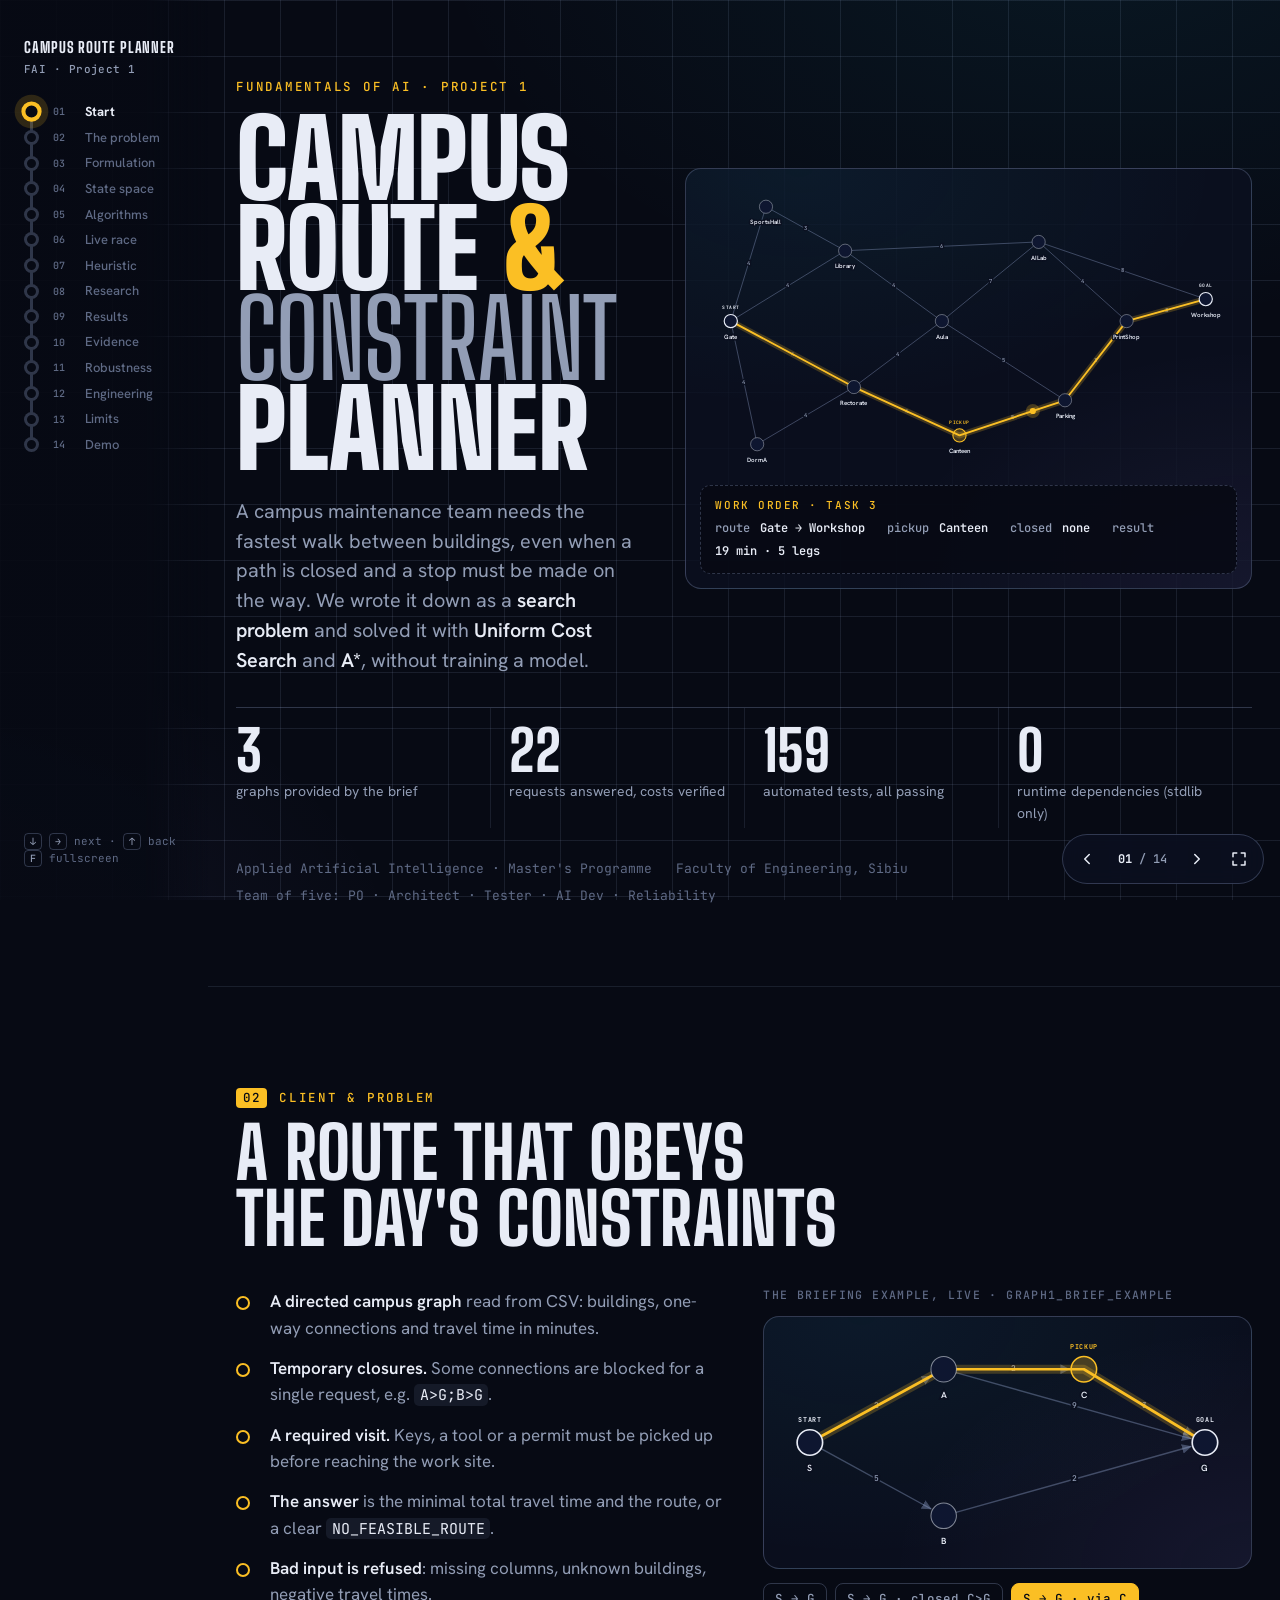
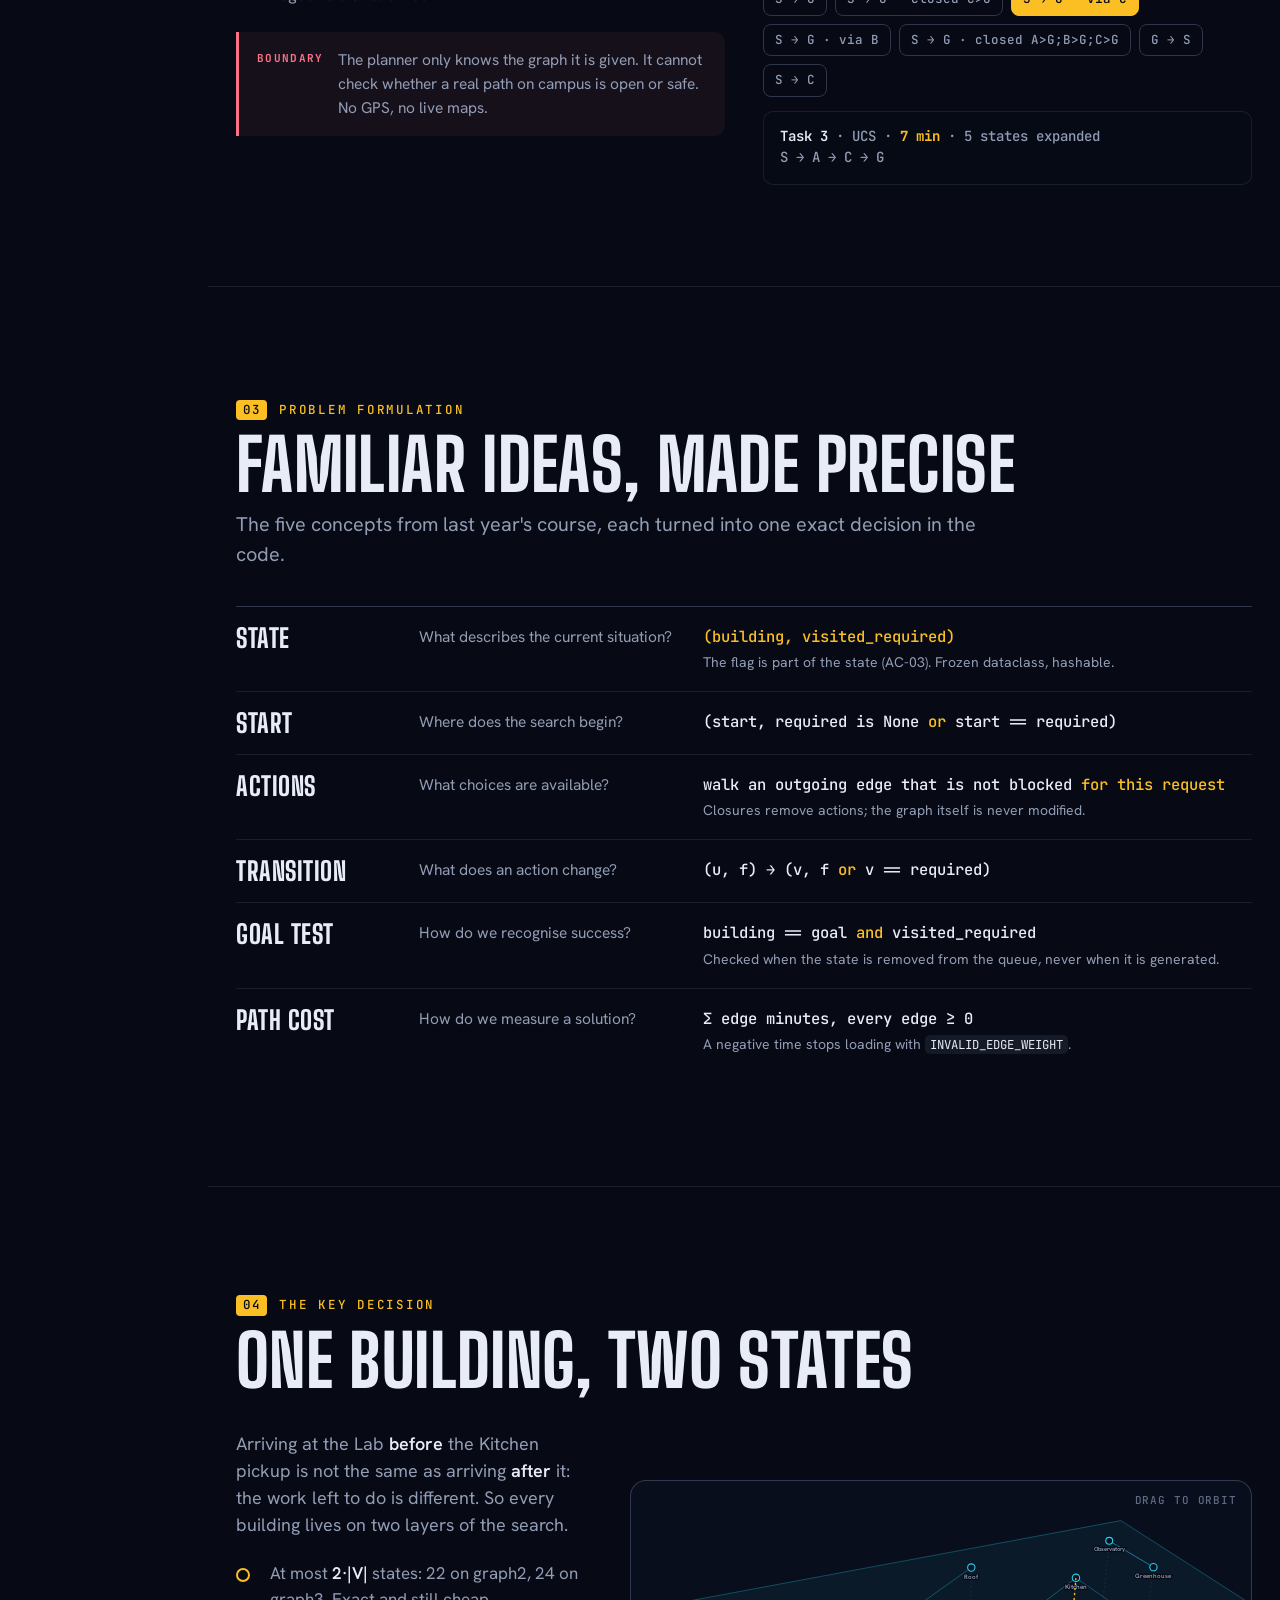
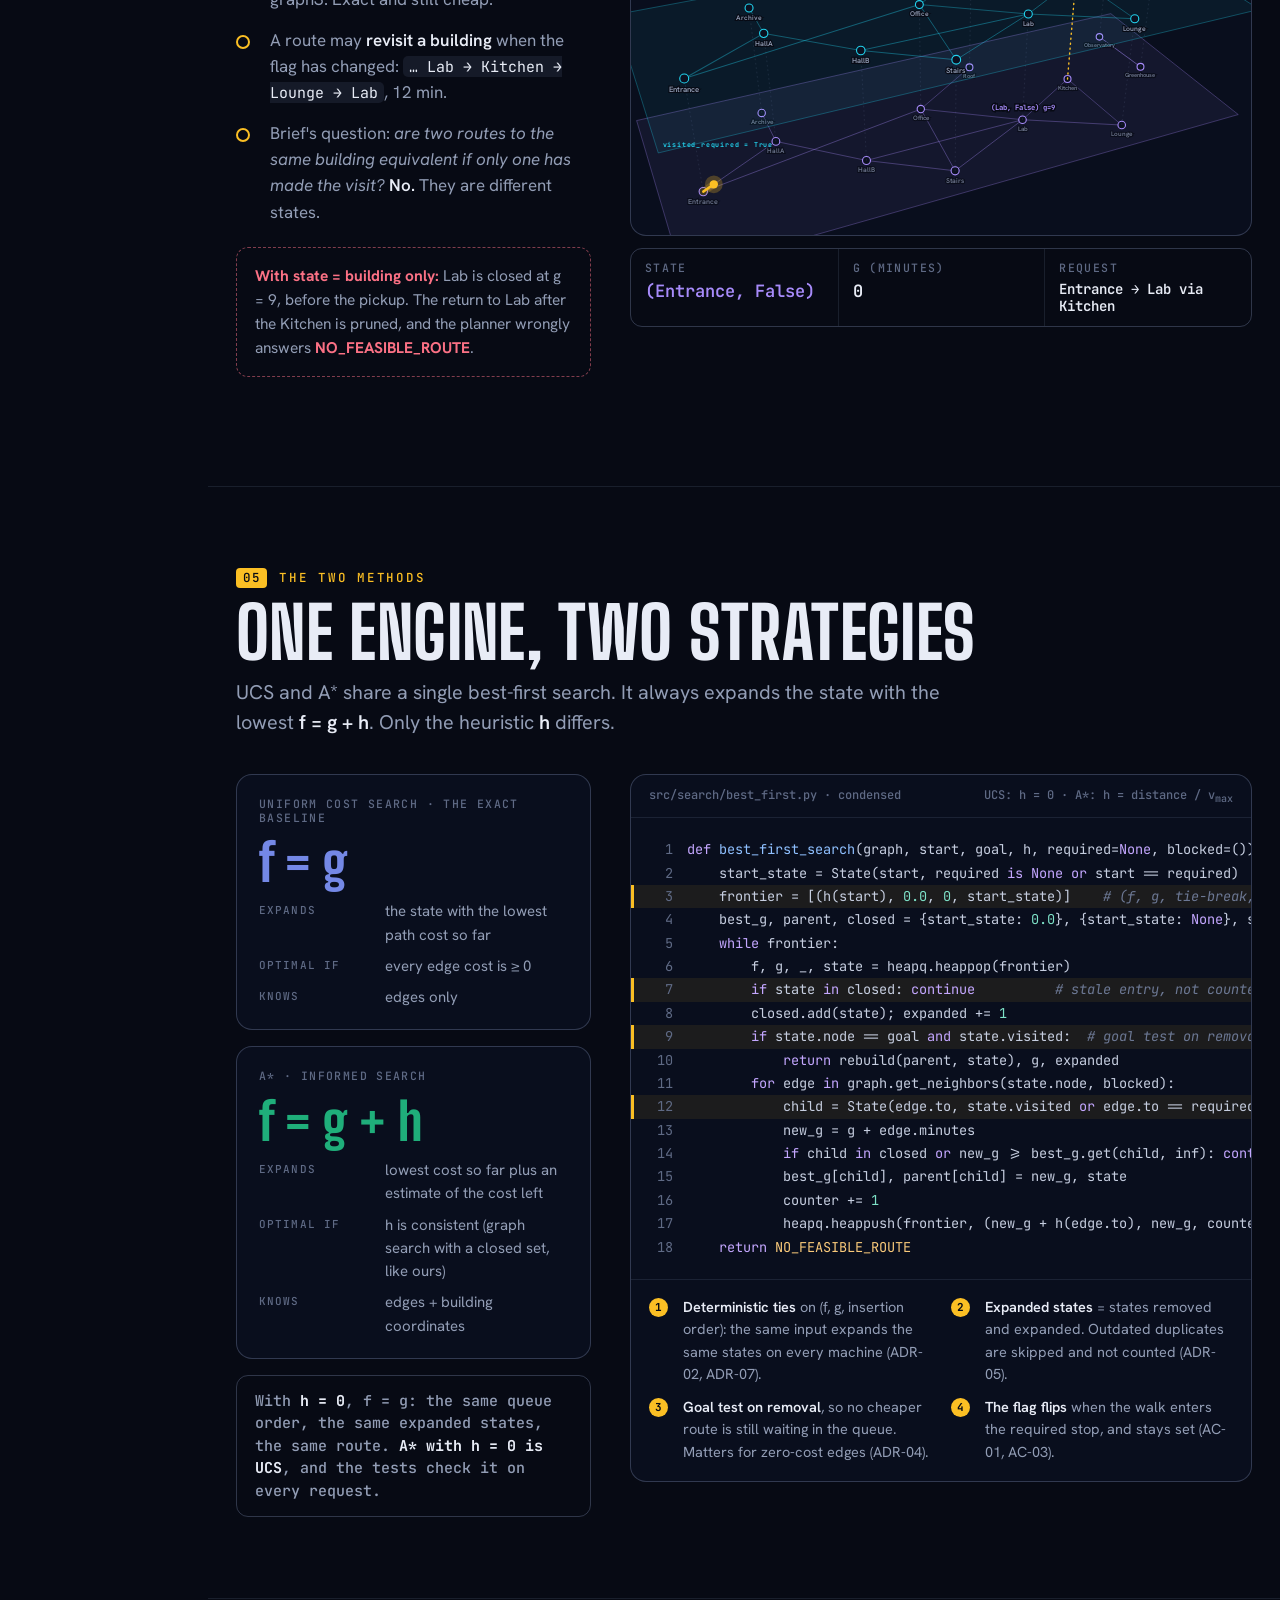
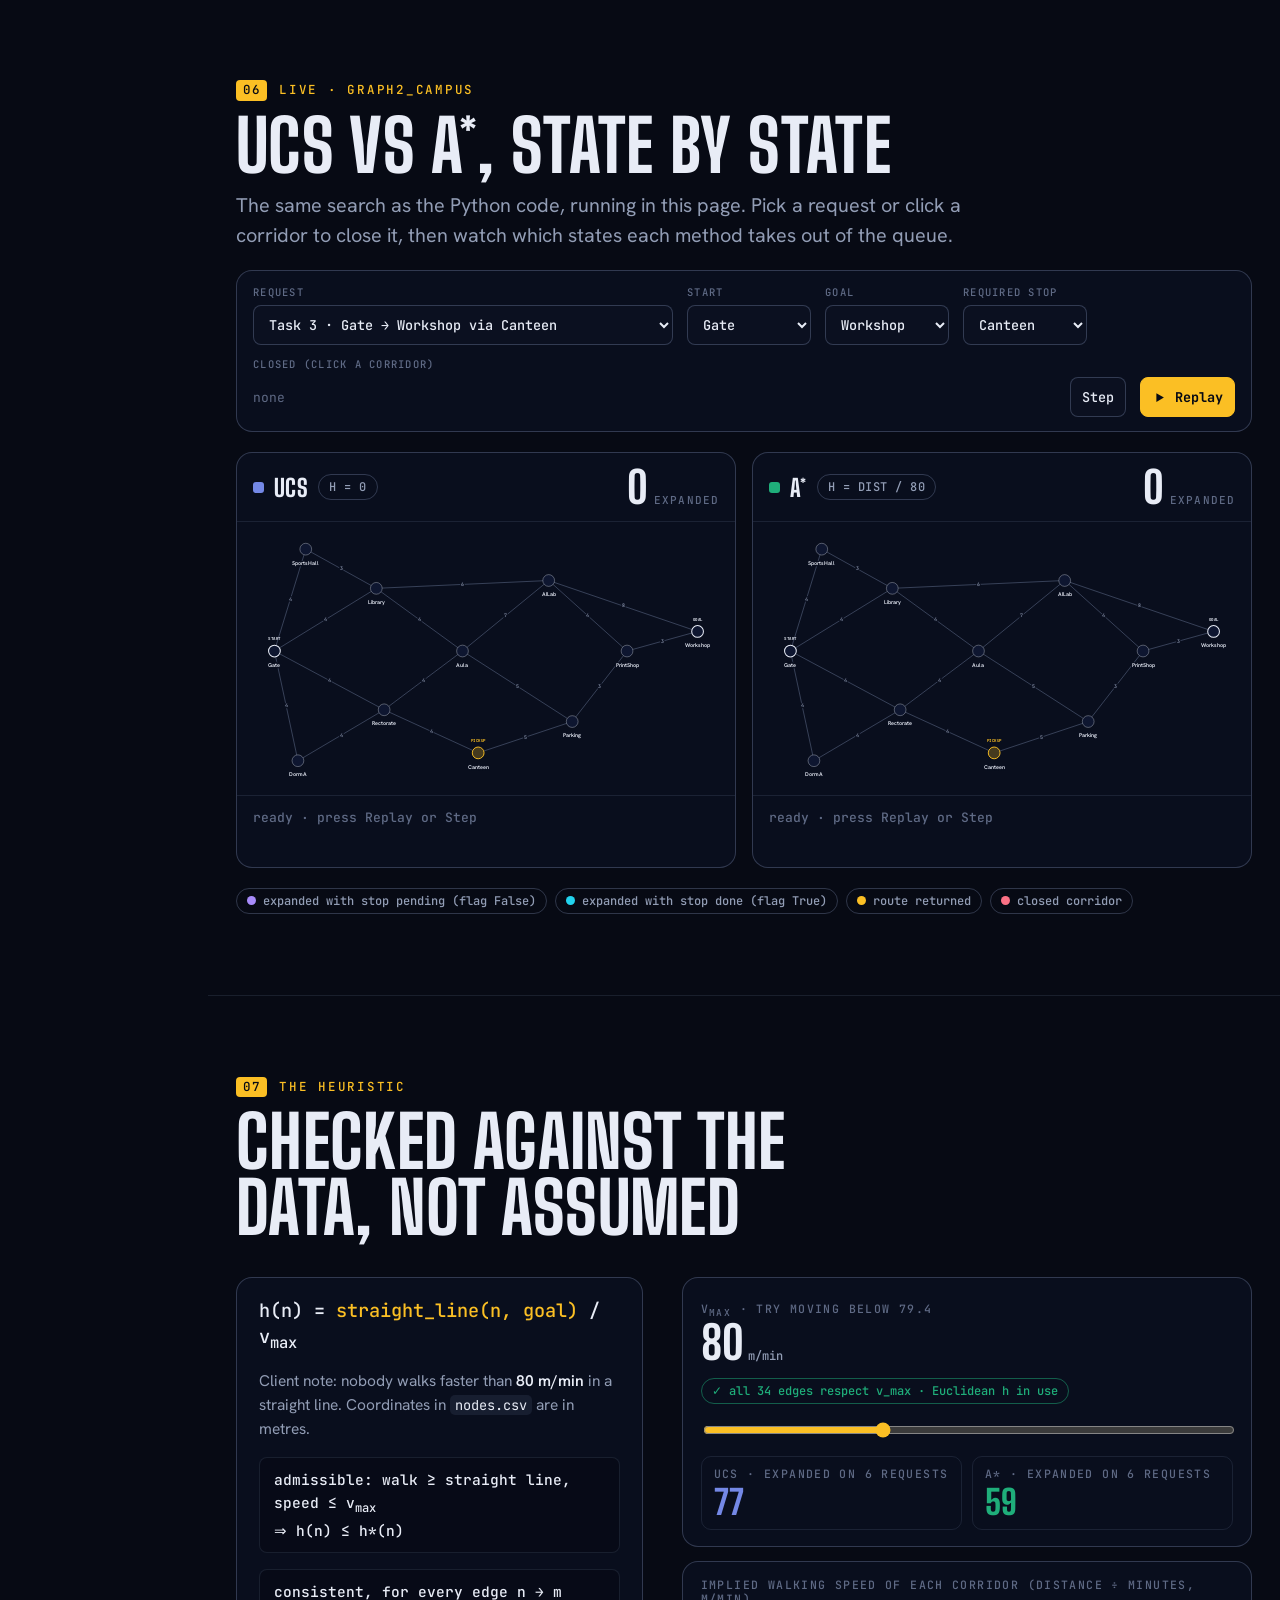
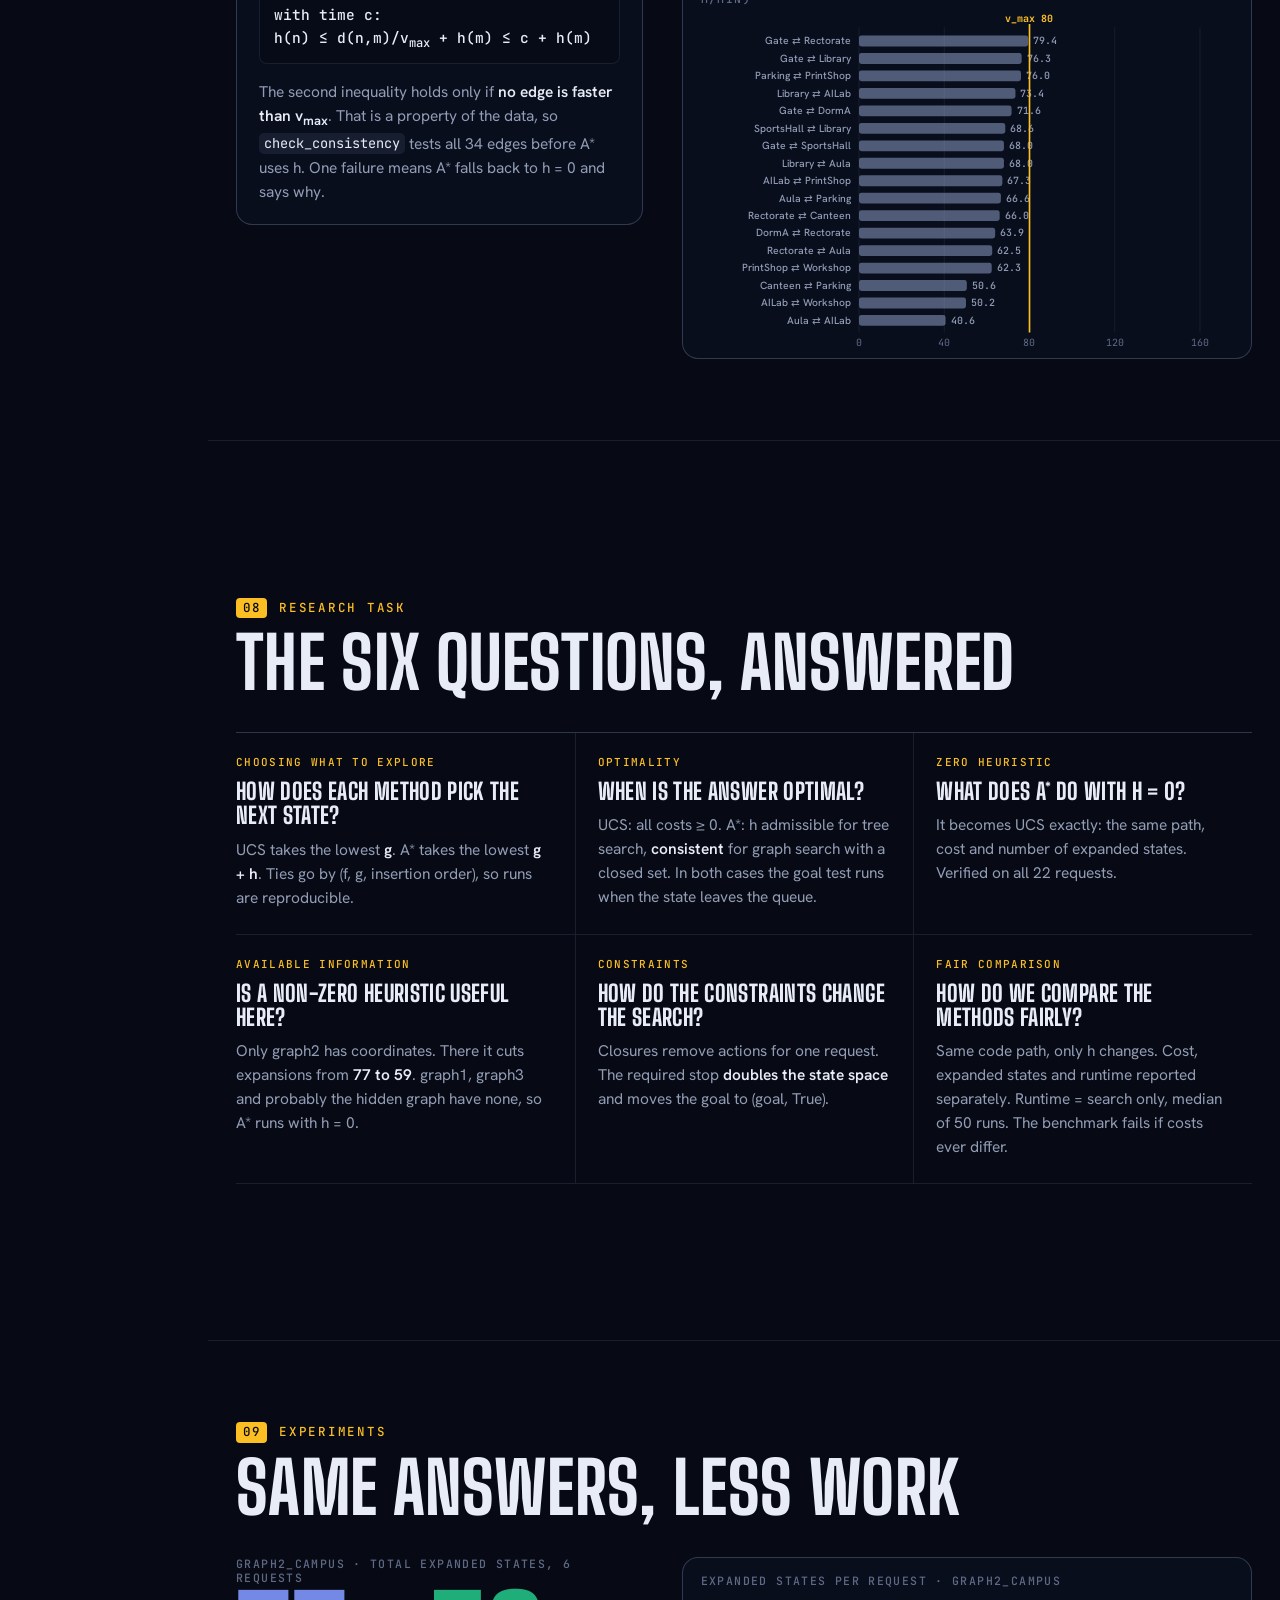
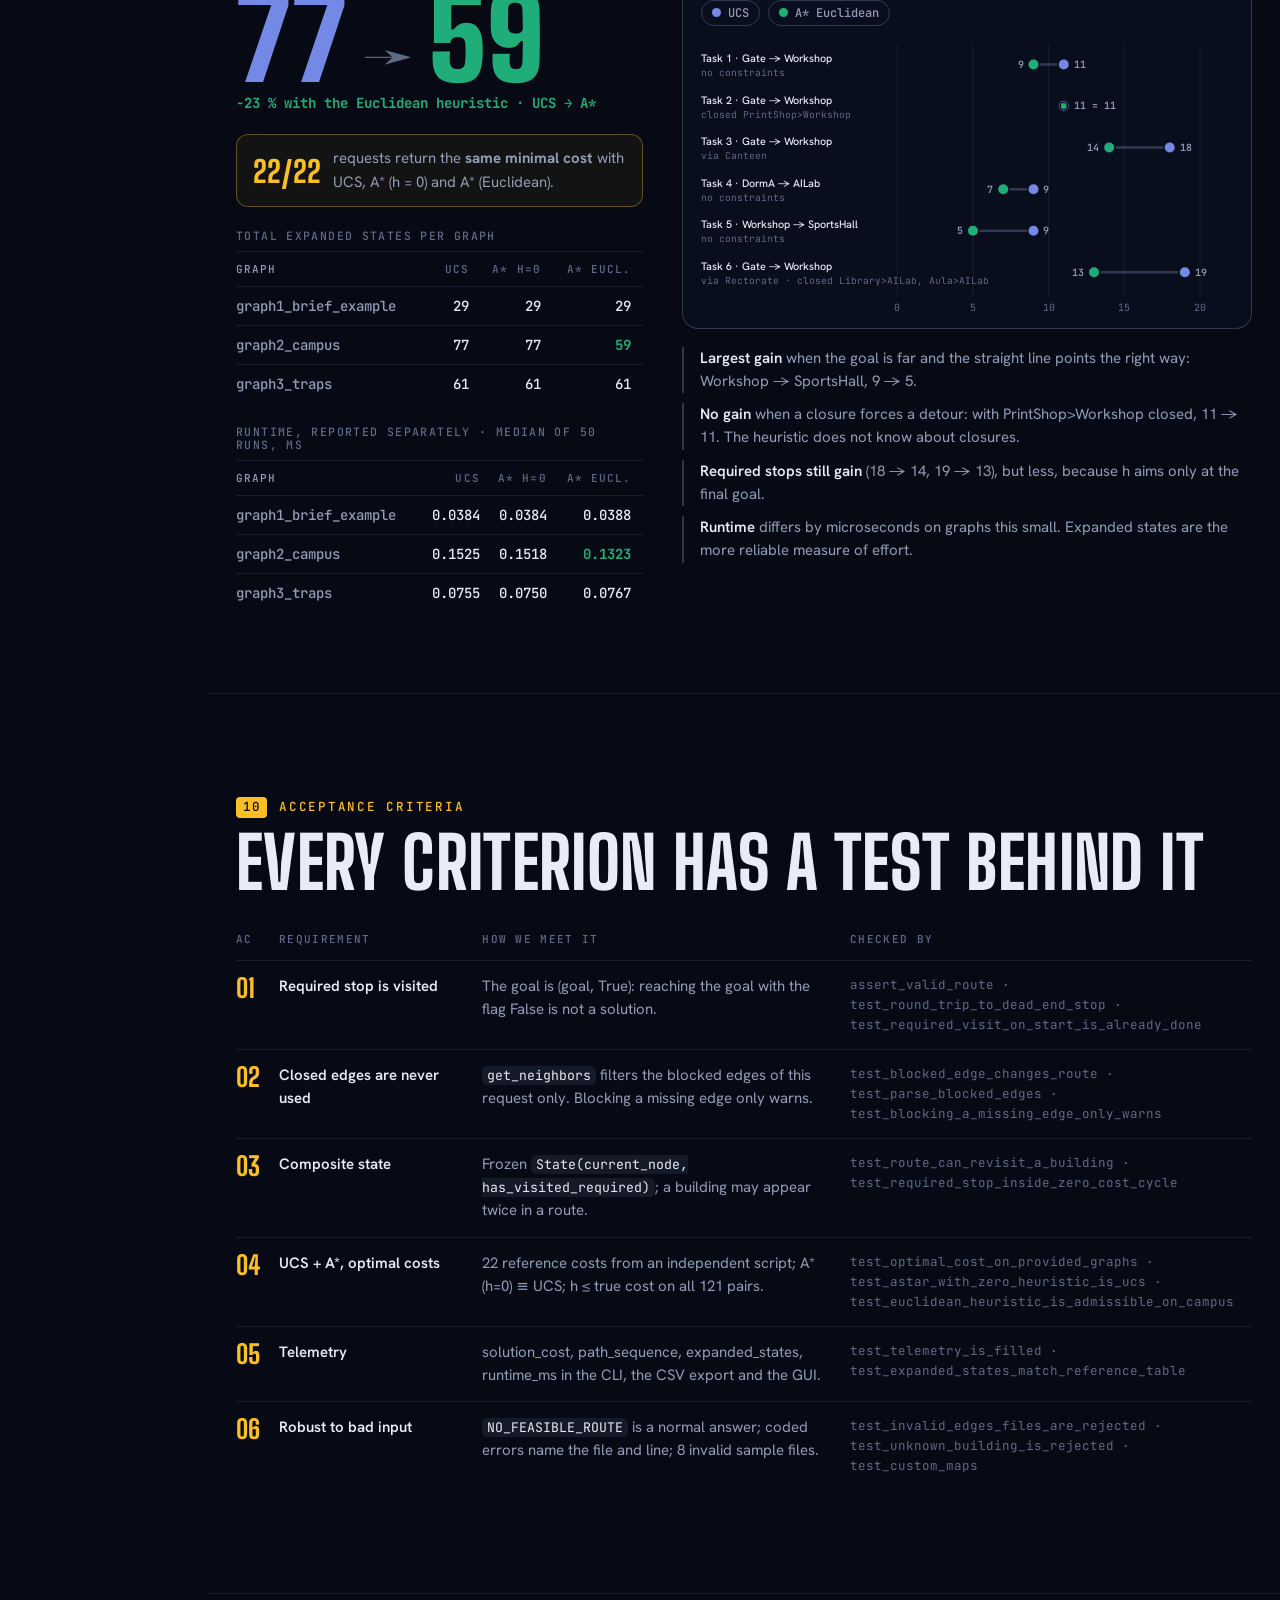
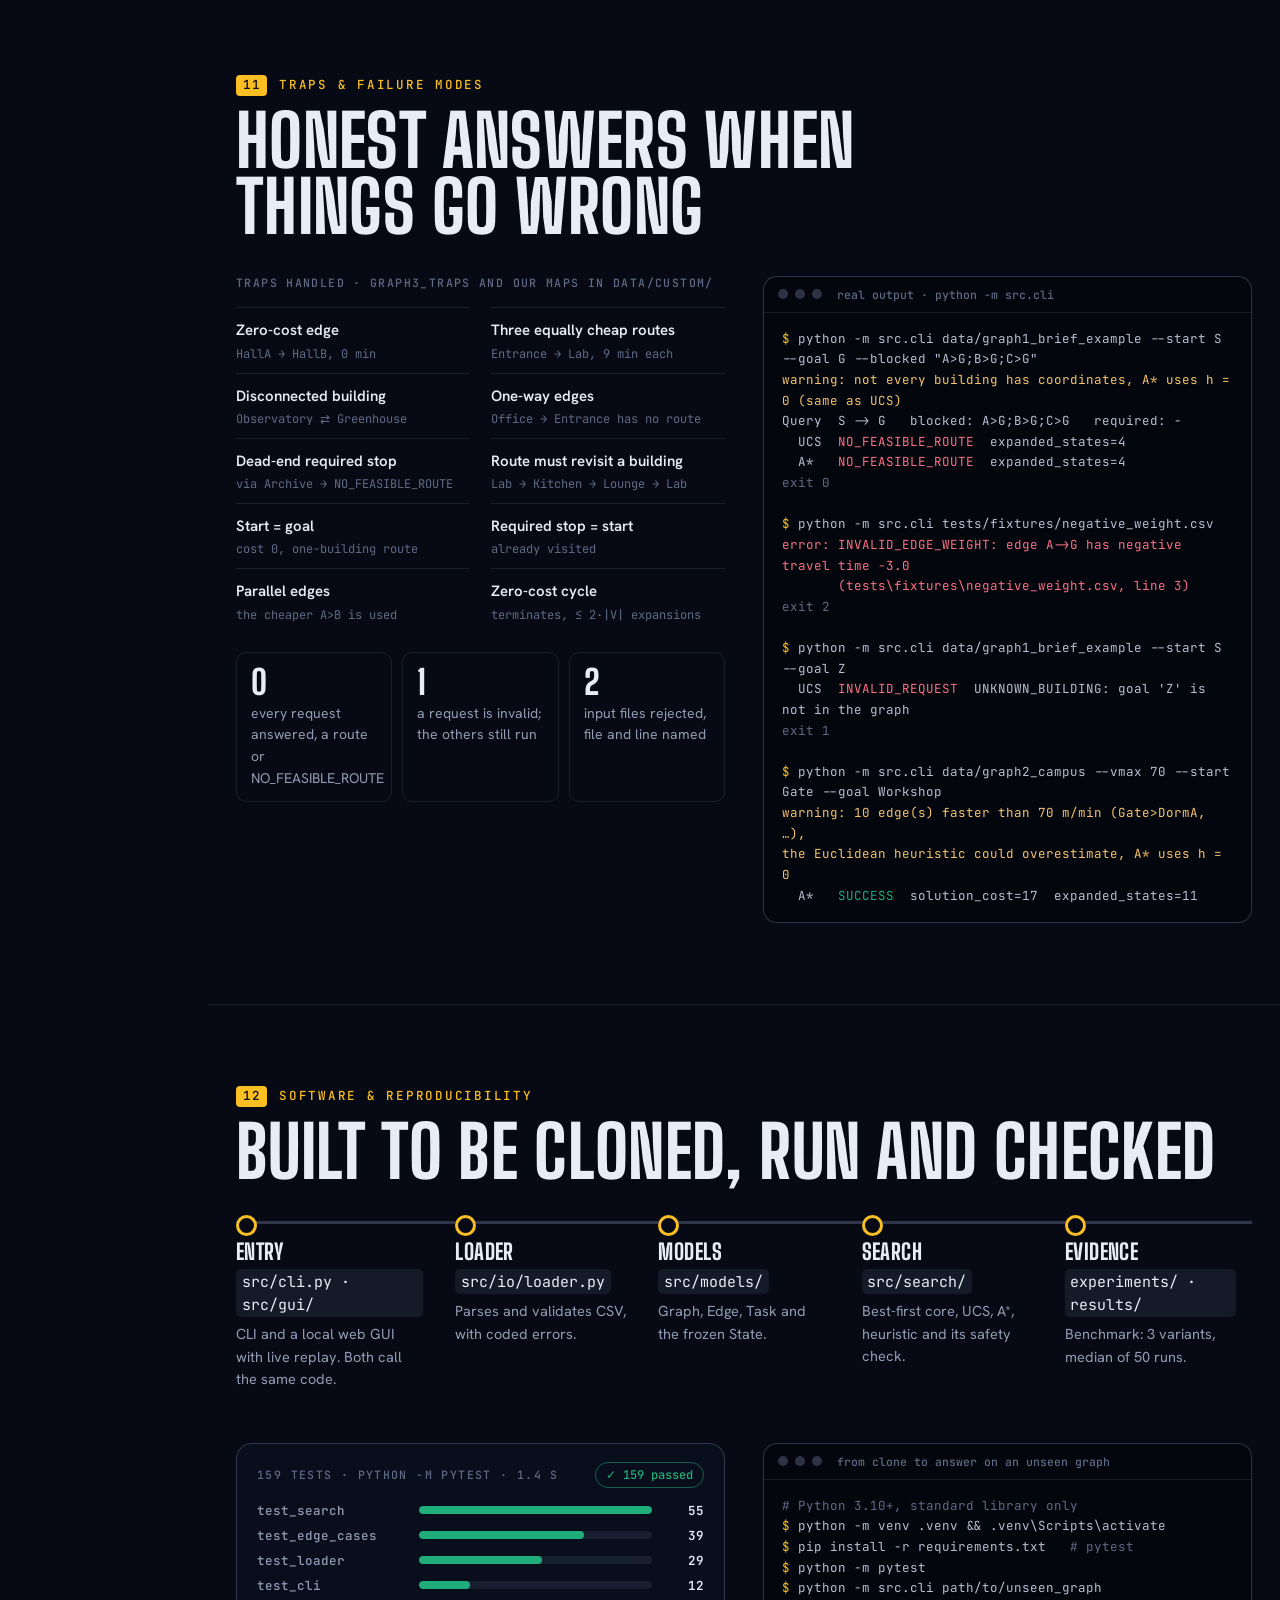
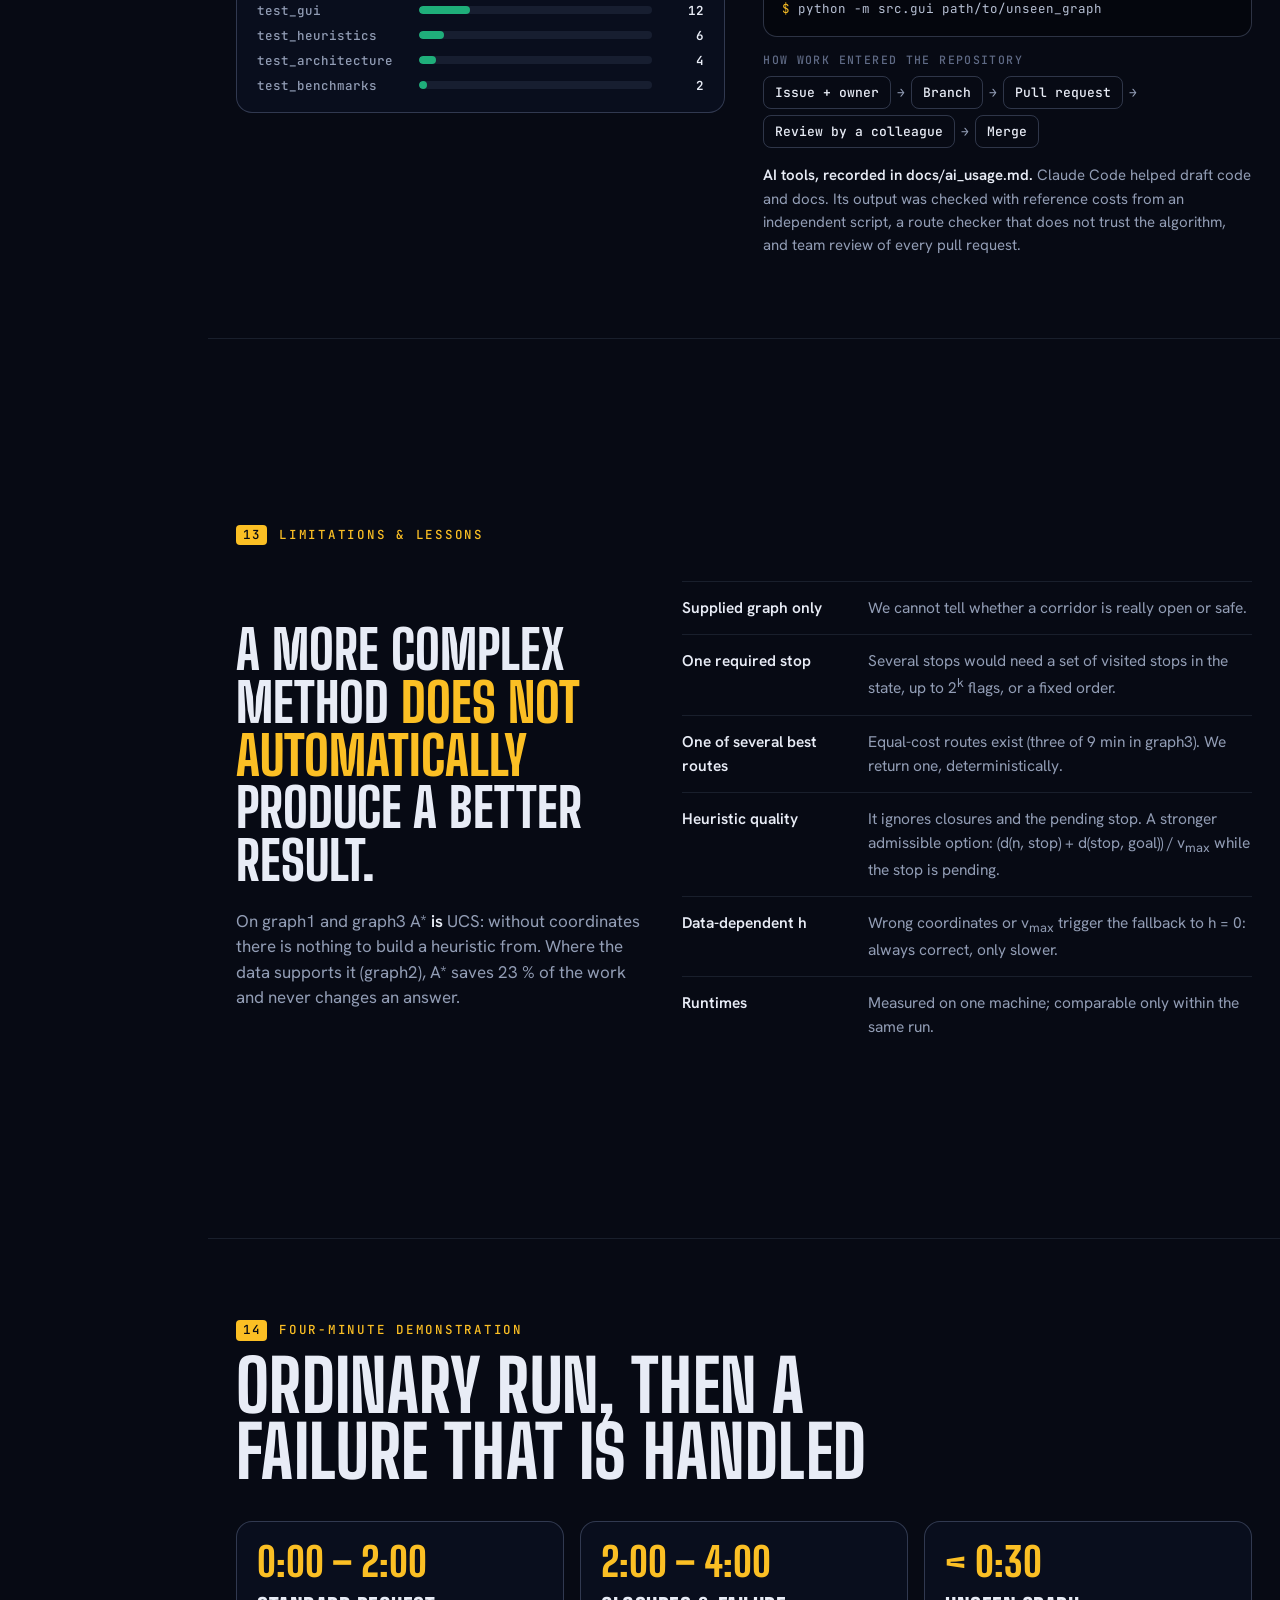
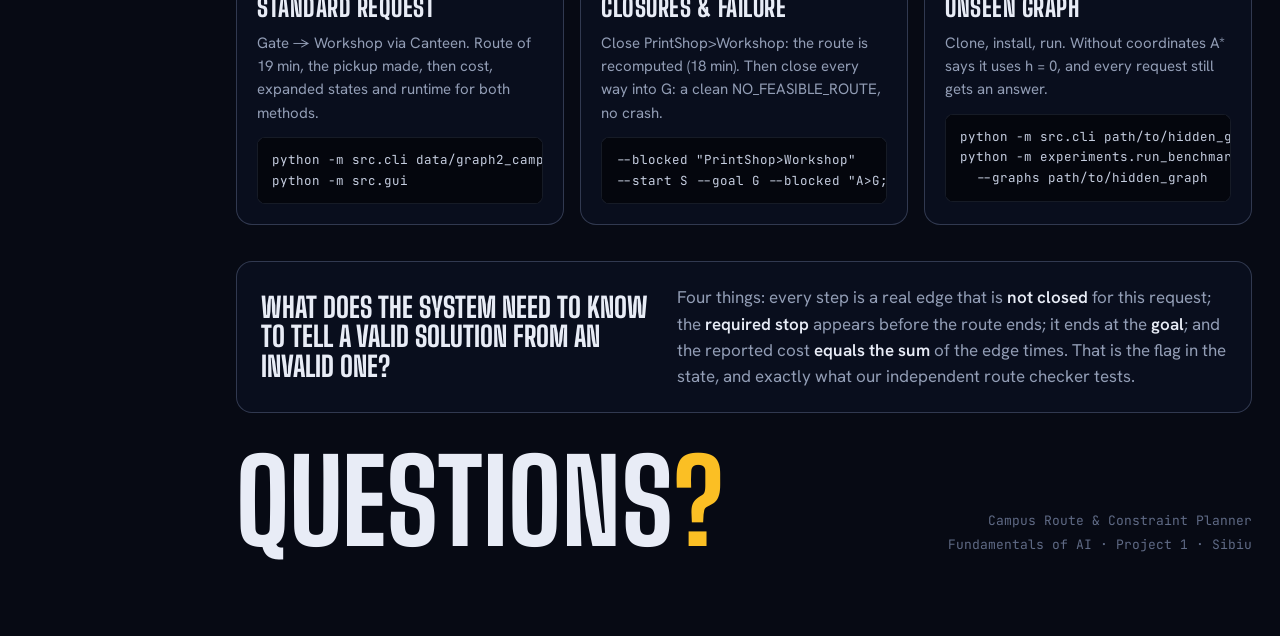
<file: docs/presentation.html>
<!doctype html><html><head><meta charset=utf8><meta name=viewport content="width=device-width,initial-scale=1,viewport-fit=cover"><style>:root{color-scheme:light;box-sizing:border-box;padding-top:env(safe-area-inset-top,0px);padding-bottom:env(safe-area-inset-bottom,0px)}html{scroll-padding-top:env(safe-area-inset-top,0px)}body{margin:0;padding:0;font:14px -apple-system,BlinkMacSystemFont,sans-serif;background:#fff;color:#000}img{max-width:100%}[hidden]:not([hidden=until-found i]){display:none!important}</style></head><body>
<title>Campus Route Planner</title>
<meta name="claude:viewport-fit-sides" content="cover">
<link rel="preconnect" href="https://fonts.googleapis.com">
<link rel="preconnect" href="https://fonts.gstatic.com" crossorigin>
<link rel="stylesheet" href="https://fonts.googleapis.com/css2?family=Big+Shoulders+Display:wght@600;800;900&display=swap">
<link rel="stylesheet" href="https://fonts.googleapis.com/css2?family=Hanken+Grotesk:wght@400;500;600;700&display=swap">
<link rel="stylesheet" href="https://fonts.googleapis.com/css2?family=JetBrains+Mono:wght@400;500;700&display=swap">
<style>
/* Layout: a night survey map of the campus. Each scene is one "station" on a transit line (left rail);
   the search's own encoding drives the palette: violet = stop pending, cyan = stop done, amber = the route, coral = closed. */
:root {
  --ink: #070a14;
  --ink-2: #0b1020;
  --ink-3: #121a31;
  --rule: rgba(150, 168, 210, .13);
  --rule-2: rgba(150, 168, 210, .28);
  --fg: #e8ecf6;
  --muted: #929db5;
  --faint: #5f6a85;
  --violet: #a78bfa;
  --cyan: #22d3ee;
  --amber: #fbbf24;
  --coral: #fb7185;
  --ucs: #7488e6;
  --astar: #1fae7a;
  --edge: rgba(150, 168, 210, .38);
  --node: #0e1630;
  --node-stroke: rgba(226, 232, 240, .55);
  --display: "Big Shoulders Display", "Oswald", "Arial Narrow", "Roboto Condensed", Impact, sans-serif;
  --body: "Hanken Grotesk", "Segoe UI", system-ui, -apple-system, sans-serif;
  --mono: "JetBrains Mono", "Cascadia Code", "SF Mono", Consolas, monospace;
  --rail: 208px;
  --ease: cubic-bezier(.2, .8, .2, 1);
  color-scheme: dark;
}

* { box-sizing: border-box; }
html { scroll-snap-type: y proximity; scroll-behavior: smooth; background: var(--ink); }
body {
  background: var(--ink);
  color: var(--fg);
  font: 400 17px/1.55 var(--body);
  -webkit-font-smoothing: antialiased;
  background-image:
    radial-gradient(1100px 700px at 85% -10%, rgba(34, 211, 238, .07), transparent 60%),
    radial-gradient(900px 600px at -10% 110%, rgba(167, 139, 250, .08), transparent 60%),
    linear-gradient(var(--rule) 1px, transparent 1px),
    linear-gradient(90deg, var(--rule) 1px, transparent 1px);
  background-size: auto, auto, 56px 56px, 56px 56px;
  background-attachment: fixed;
}
body::before { content: ""; position: fixed; inset: 0 0 auto; height: env(safe-area-inset-top, 0px); z-index: 10; background: var(--ink); }
::selection { background: rgba(251, 191, 36, .35); }
a { color: inherit; }
:focus-visible { outline: 2px solid var(--amber); outline-offset: 3px; border-radius: 4px; }
.mono { font-family: var(--mono); }
.num { font-variant-numeric: tabular-nums; }
code { font-family: var(--mono); font-size: .88em; color: var(--fg); background: rgba(150, 168, 210, .1); padding: .08em .38em; border-radius: 5px; }

/* ---------- transit-line rail ---------- */
.rail {
  position: fixed; inset: 0 auto 0 0; width: var(--rail); z-index: 20;
  padding: calc(40px + env(safe-area-inset-top, 0px)) 0 32px max(24px, env(safe-area-inset-left, 0px));
  display: flex; flex-direction: column; gap: 22px;
  background: linear-gradient(90deg, rgba(7, 10, 20, .92) 70%, transparent);
}
.rail .brand { font: 800 15px/1.05 var(--display); letter-spacing: .06em; text-transform: uppercase; color: var(--fg); }
.rail .brand span { display: block; color: var(--muted); font: 500 11px/1.4 var(--mono); letter-spacing: .04em; text-transform: none; margin-top: 6px; }
.rail ol { list-style: none; margin: 0; padding: 0; position: relative; display: flex; flex-direction: column; gap: 0; }
.rail ol::before { content: ""; position: absolute; left: 6px; top: 10px; bottom: 10px; width: 3px; border-radius: 3px; background: var(--rule-2); }
.rail .progress { position: absolute; left: 6px; top: 10px; width: 3px; border-radius: 3px; background: var(--amber); height: 0; transition: height .5s var(--ease); }
.rail a { position: relative; display: flex; align-items: center; gap: 14px; padding: 5px 0; text-decoration: none; color: var(--faint); font: 500 13px/1.2 var(--body); transition: color .2s; }
.rail a:hover { color: var(--fg); }
.rail .dot { width: 15px; height: 15px; flex: none; border-radius: 50%; background: var(--ink); border: 3px solid var(--rule-2); transition: border-color .3s, background .3s, transform .3s var(--ease); position: relative; z-index: 1; }
.rail a.past .dot { border-color: var(--amber); background: var(--amber); }
.rail a.past { color: var(--muted); }
.rail a.here { color: var(--fg); font-weight: 700; }
.rail a.here .dot { border-color: var(--amber); background: var(--ink); transform: scale(1.35); box-shadow: 0 0 0 5px rgba(251, 191, 36, .16); }
.rail .rno { font: 500 10px var(--mono); color: var(--faint); width: 18px; }
.rail .hint { margin-top: auto; font: 400 11px/1.6 var(--mono); color: var(--faint); }
.rail kbd, .hint kbd { font: 500 10px var(--mono); border: 1px solid var(--rule-2); border-radius: 4px; padding: 1px 5px; color: var(--muted); }

/* ---------- dock ---------- */
.dock {
  position: fixed; z-index: 30; right: max(16px, env(safe-area-inset-right, 0px)); bottom: calc(16px + env(safe-area-inset-bottom, 0px));
  display: flex; align-items: center; gap: 4px; padding: 5px;
  background: rgba(11, 16, 32, .86); backdrop-filter: blur(10px); border: 1px solid var(--rule-2); border-radius: 999px;
}
.dock button { appearance: none; border: 0; background: transparent; color: var(--fg); width: 38px; height: 38px; border-radius: 50%; cursor: pointer; display: grid; place-items: center; }
.dock button:hover { background: rgba(150, 168, 210, .14); }
.dock svg { width: 18px; height: 18px; fill: none; stroke: currentColor; stroke-width: 2; stroke-linecap: round; stroke-linejoin: round; }
.dock .count { font: 500 12px var(--mono); color: var(--muted); padding: 0 6px; min-width: 64px; text-align: center; }
.dock .count b { color: var(--fg); font-weight: 700; }

/* ---------- scenes ---------- */
main { margin-left: var(--rail); }
.scene {
  min-height: 100vh; min-height: 100dvh;
  padding-block: clamp(64px, 9vh, 104px);
  padding-left: max(28px, env(safe-area-inset-left, 0px));
  padding-right: max(28px, env(safe-area-inset-right, 0px));
  display: flex; flex-direction: column; justify-content: center;
  scroll-snap-align: start;
  position: relative;
}
.scene + .scene { border-top: 1px solid var(--rule); }
.wrap { width: 100%; max-width: 1280px; margin-inline: auto; display: flex; flex-direction: column; gap: clamp(28px, 4vh, 44px); }
.sh { display: flex; flex-direction: column; gap: 12px; max-width: 980px; }
.eyebrow { margin: 0; font: 500 12.5px/1 var(--mono); letter-spacing: .14em; text-transform: uppercase; color: var(--amber); display: flex; gap: 12px; align-items: center; }
.eyebrow .no { color: var(--ink); background: var(--amber); padding: 4px 7px; border-radius: 4px; letter-spacing: .04em; }
h1, h2, h3 { margin: 0; text-wrap: balance; }
h2 { font: 800 clamp(42px, 5.6vw, 82px)/.92 var(--display); text-transform: uppercase; letter-spacing: .005em; }
h3 { font: 800 25px/1.05 var(--display); text-transform: uppercase; letter-spacing: .02em; }
.lede { margin: 0; font-size: clamp(18px, 1.55vw, 21px); line-height: 1.5; color: var(--muted); max-width: 68ch; }
.lede strong, p strong, li strong { color: var(--fg); font-weight: 600; }
.grid-2 { display: grid; grid-template-columns: minmax(0, 1fr) minmax(0, 1fr); gap: clamp(24px, 3vw, 48px); align-items: start; }
.grid-2 > *, .grid-3 > * { min-width: 0; }
.grid-3 { display: grid; grid-template-columns: repeat(3, minmax(0, 1fr)); gap: 18px; }
.panel { background: rgba(11, 16, 32, .78); border: 1px solid var(--rule-2); border-radius: 16px; }
.label { font: 500 11.5px/1.2 var(--mono); letter-spacing: .12em; text-transform: uppercase; color: var(--faint); }
.list { margin: 0; padding: 0; list-style: none; display: flex; flex-direction: column; gap: 14px; }
.list li { display: grid; grid-template-columns: 22px minmax(0, 1fr); gap: 12px; color: var(--muted); }
.list li::before { content: ""; width: 10px; height: 10px; margin-top: 8px; border-radius: 50%; border: 2px solid var(--amber); }
.chip { display: inline-flex; align-items: center; gap: 7px; font: 500 12px/1 var(--mono); padding: 6px 10px; border-radius: 999px; border: 1px solid var(--rule-2); color: var(--muted); white-space: nowrap; }
.chip .sw { width: 9px; height: 9px; border-radius: 50%; }
.sw.v { background: var(--violet); } .sw.c { background: var(--cyan); } .sw.a { background: var(--amber); } .sw.r { background: var(--coral); }
.sw.u { background: var(--ucs); } .sw.s { background: var(--astar); }
.chip.warn { color: var(--coral); border-color: rgba(251, 113, 133, .5); }
.chip.ok { color: var(--astar); border-color: rgba(31, 174, 122, .5); }

/* ---------- map ---------- */
.map { width: 100%; height: auto; display: block; overflow: visible; }
.mapcard { position: relative; padding: 14px; background:
  radial-gradient(700px 400px at 20% 0%, rgba(34, 211, 238, .06), transparent 60%),
  radial-gradient(600px 400px at 100% 100%, rgba(167, 139, 250, .07), transparent 60%), rgba(11, 16, 32, .82); }
.m-edge { stroke: var(--edge); stroke-width: 2.2; stroke-linecap: round; }
.m-edge.blocked { stroke: var(--coral); stroke-dasharray: 7 7; stroke-width: 2.6; }
.m-hit { stroke: transparent; stroke-width: 22; cursor: pointer; }
.m-hit:hover + .m-edge, .m-edge.hover { stroke: var(--fg); }
.m-elabel { font: 500 12.5px var(--mono); fill: var(--muted); text-anchor: middle; dominant-baseline: middle; paint-order: stroke; stroke: var(--ink-2); stroke-width: 6px; pointer-events: none; }
.m-elabel.blocked { fill: var(--coral); }
.m-core { fill: var(--node); stroke: var(--node-stroke); stroke-width: 1.6; transition: fill .2s; }
.m-name { font: 600 14px var(--body); fill: var(--fg); text-anchor: middle; paint-order: stroke; stroke: var(--ink-2); stroke-width: 6px; pointer-events: none; }
.m-ring { fill: none; stroke-width: 3.2; opacity: 0; transition: opacity .25s, r .25s; }
.m-ring.f { stroke: var(--violet); } .m-ring.t { stroke: var(--cyan); }
.m-ring.on { opacity: 1; }
.m-node.cur .m-core { fill: var(--fg); }
.m-node.is-req .m-core { fill: rgba(251, 191, 36, .25); stroke: var(--amber); stroke-width: 2.4; }
.m-node.is-start .m-core, .m-node.is-goal .m-core { stroke: var(--fg); stroke-width: 2.6; }
.m-tag { font: 700 10.5px var(--mono); letter-spacing: .1em; text-transform: uppercase; text-anchor: middle; pointer-events: none; }
.m-tag.start, .m-tag.goal { fill: var(--fg); } .m-tag.req { fill: var(--amber); }
.m-route-glow { fill: none; stroke: var(--amber); stroke-opacity: .22; stroke-width: 14; stroke-linecap: round; stroke-linejoin: round; }
.m-route { fill: none; stroke: var(--amber); stroke-width: 4.2; stroke-linecap: round; stroke-linejoin: round; }
.m-route.draw { stroke-dasharray: var(--len); stroke-dashoffset: var(--len); animation: draw 1.4s var(--ease) forwards; }
@keyframes draw { to { stroke-dashoffset: 0; } }
.m-agent { fill: var(--amber); }
.m-agent-halo { fill: var(--amber); opacity: .25; }
.arrowhead { fill: var(--edge); }
.arrowhead.blocked { fill: var(--coral); }

/* ---------- hero ---------- */
#start .wrap { gap: 32px; }
.hero { display: grid; grid-template-columns: minmax(0, 5fr) minmax(0, 7fr); gap: clamp(24px, 3.5vw, 56px); align-items: center; }
.hero > * { min-width: 0; }
h1 { font: 900 clamp(60px, 8.4vw, 136px)/.84 var(--display); text-transform: uppercase; letter-spacing: -.005em; }
h1 .amp { color: var(--amber); }
h1 .thin { font-weight: 600; color: var(--muted); }
.hero .lede { margin-top: 22px; }
.ticket { position: static; margin-top: 10px; display: flex; flex-wrap: wrap; align-items: baseline; gap: 6px 10px; padding: 12px 14px; border-radius: 10px; background: rgba(7, 10, 20, .88); border: 1px dashed var(--rule-2); font: 500 12px/1.45 var(--mono); color: var(--muted); }
.ticket b { color: var(--fg); font-weight: 600; }
.ticket .ttl { flex-basis: 100%; color: var(--amber); letter-spacing: .14em; text-transform: uppercase; font-size: 11px; }
.ticket b + span { margin-left: 12px; }
.facts { display: grid; grid-template-columns: repeat(4, minmax(0, 1fr)); border-top: 1px solid var(--rule-2); }
.facts div { padding: 18px 18px 4px 0; display: flex; flex-direction: column; gap: 4px; }
.facts div + div { padding-left: 18px; border-left: 1px solid var(--rule); }
.facts b { font: 800 clamp(40px, 4.4vw, 64px)/.9 var(--display); color: var(--fg); font-variant-numeric: tabular-nums; }
.facts span { font-size: 14px; color: var(--muted); }
.byline { display: flex; flex-wrap: wrap; gap: 8px 24px; font: 400 13px/1.4 var(--mono); color: var(--faint); }

/* ---------- problem ---------- */
.tasks { display: flex; flex-wrap: wrap; gap: 8px; }
.tbtn { appearance: none; cursor: pointer; font: 500 12.5px/1 var(--mono); color: var(--muted); background: transparent; border: 1px solid var(--rule-2); border-radius: 8px; padding: 9px 11px; transition: border-color .2s, color .2s, background .2s; }
.tbtn:hover { color: var(--fg); border-color: var(--muted); }
.tbtn[aria-pressed="true"] { color: var(--ink); background: var(--amber); border-color: var(--amber); }
.result { font: 500 14px/1.5 var(--mono); color: var(--muted); padding: 14px 16px; border-radius: 10px; background: rgba(7, 10, 20, .7); border: 1px solid var(--rule); min-height: 74px; }
.result b { color: var(--fg); font-weight: 600; }
.result .bad { color: var(--coral); font-weight: 700; }
.result .good { color: var(--amber); font-weight: 700; }
.boundary { display: grid; grid-template-columns: auto minmax(0, 1fr); gap: 14px; padding: 16px 18px; border-left: 3px solid var(--coral); background: rgba(251, 113, 133, .06); border-radius: 0 10px 10px 0; color: var(--muted); font-size: 15.5px; }
.boundary b { color: var(--coral); font: 700 11px/1.9 var(--mono); letter-spacing: .12em; text-transform: uppercase; }

/* ---------- formulation ---------- */
.spec { border-collapse: collapse; width: 100%; }
.spec th, .spec td { text-align: left; vertical-align: top; padding: 18px 20px 18px 0; border-top: 1px solid var(--rule); }
.spec tr:first-child th, .spec tr:first-child td { border-top-color: var(--rule-2); }
.spec th { font: 800 26px/1 var(--display); text-transform: uppercase; letter-spacing: .02em; width: 18%; white-space: nowrap; }
.spec td.q { color: var(--muted); width: 28%; font-size: 15.5px; }
.spec td.a { font: 500 15.5px/1.5 var(--mono); color: var(--fg); }
.spec td.a em { font-style: normal; color: var(--amber); }
.spec td.a small { display: block; font: 400 14px/1.5 var(--body); color: var(--muted); margin-top: 4px; }
.tablebox { overflow-x: auto; }
.tablebox > table { min-width: 720px; }

/* ---------- 3D state space ---------- */
.stage { position: relative; touch-action: none; cursor: grab; user-select: none; }
.stage:active { cursor: grabbing; }
.stage svg { width: 100%; height: auto; display: block; }
.p-plane { stroke-width: 1.2; }
.p-plane.f { fill: rgba(167, 139, 250, .07); stroke: rgba(167, 139, 250, .45); }
.p-plane.t { fill: rgba(34, 211, 238, .06); stroke: rgba(34, 211, 238, .45); }
.p-edge { stroke-linecap: round; }
.p-edge.f { stroke: rgba(167, 139, 250, .38); } .p-edge.t { stroke: rgba(34, 211, 238, .38); }
.p-stem { stroke: rgba(150, 168, 210, .22); stroke-dasharray: 3 5; }
.p-node.f { fill: var(--ink-2); stroke: var(--violet); } .p-node.t { fill: var(--ink-2); stroke: var(--cyan); }
.p-name { font-family: var(--body); font-weight: 600; fill: var(--muted); text-anchor: middle; paint-order: stroke; stroke: var(--ink); stroke-width: 4px; }
.p-route { fill: none; stroke: var(--amber); stroke-linecap: round; stroke-linejoin: round; }
.p-jump { fill: none; stroke: var(--amber); stroke-dasharray: 2 7; stroke-linecap: round; }
.p-tag { font: 700 13px var(--mono); paint-order: stroke; stroke: var(--ink); stroke-width: 5px; text-anchor: middle; }
.p-tag.f { fill: var(--violet); } .p-tag.t { fill: var(--cyan); }
.p-layer { font: 700 12px var(--mono); letter-spacing: .12em; }
.p-layer.f { fill: var(--violet); } .p-layer.t { fill: var(--cyan); }
.readout { display: grid; grid-template-columns: repeat(3, minmax(0, 1fr)); border: 1px solid var(--rule-2); border-radius: 12px; overflow: hidden; }
.readout div { padding: 12px 14px; display: flex; flex-direction: column; gap: 6px; }
.readout div + div { border-left: 1px solid var(--rule); }
.readout b { font: 600 17px/1.2 var(--mono); color: var(--fg); font-variant-numeric: tabular-nums; }
.readout b.flag-t { color: var(--cyan); } .readout b.flag-f { color: var(--violet); }
.wrong { padding: 16px 18px; border-radius: 12px; border: 1px dashed rgba(251, 113, 133, .5); color: var(--muted); font-size: 15.5px; }
.wrong b { color: var(--coral); }
.stagehint { position: absolute; right: 14px; top: 12px; font: 500 11px var(--mono); color: var(--faint); letter-spacing: .08em; text-transform: uppercase; pointer-events: none; }

/* ---------- algorithms ---------- */
.algos { display: grid; grid-template-columns: minmax(0, 4fr) minmax(0, 7fr); gap: clamp(20px, 3vw, 40px); align-items: start; }
.algos > * { min-width: 0; }
.alg { padding: 22px 22px 20px; display: flex; flex-direction: column; gap: 12px; }
.alg + .alg { margin-top: 16px; }
.alg .f { font: 800 52px/1 var(--display); letter-spacing: .01em; }
.alg.ucs .f { color: var(--ucs); } .alg.as .f { color: var(--astar); }
.alg dl { margin: 0; display: grid; grid-template-columns: 112px minmax(0, 1fr); gap: 8px 14px; font-size: 15px; }
.alg dt { font: 500 11px/1.9 var(--mono); letter-spacing: .1em; text-transform: uppercase; color: var(--faint); }
.alg dd { margin: 0; color: var(--muted); }
.eq { padding: 14px 18px; border-radius: 12px; border: 1px solid var(--rule-2); font: 500 15px/1.5 var(--mono); color: var(--muted); margin-top: 16px; }
.eq b { color: var(--fg); }
.code { margin: 0; padding: 20px 0; overflow-x: auto; font: 400 13.6px/1.72 var(--mono); color: #c6cee0; counter-reset: ln; }
.code .ln { display: block; padding: 0 20px 0 0; white-space: pre; position: relative; }
.code .ln::before { counter-increment: ln; content: counter(ln); display: inline-block; width: 42px; padding-right: 14px; text-align: right; color: var(--faint); }
.code .ln.hl { background: rgba(251, 191, 36, .08); box-shadow: inset 3px 0 var(--amber); }
.code .k { color: #c4a7ff; } .code .c { color: #6c7894; font-style: italic; } .code .s { color: #f9c97a; } .code .n { color: #7ee2c8; } .code .fn { color: #8fc0ff; }
.code .badge { display: inline-grid; place-items: center; width: 19px; height: 19px; border-radius: 50%; background: var(--amber); color: var(--ink); font: 700 11px var(--mono); margin-left: 8px; vertical-align: 1px; }
.codehead { display: flex; justify-content: space-between; gap: 12px; padding: 12px 18px; border-bottom: 1px solid var(--rule); font: 500 12px var(--mono); color: var(--faint); flex-wrap: wrap; }
.notes { list-style: none; margin: 0; padding: 16px 18px 18px; border-top: 1px solid var(--rule); display: grid; grid-template-columns: repeat(2, minmax(0, 1fr)); gap: 10px 20px; font-size: 14.5px; color: var(--muted); }
.notes li { display: grid; grid-template-columns: 26px minmax(0, 1fr); gap: 8px; }
.notes i { font-style: normal; display: grid; place-items: center; width: 19px; height: 19px; border-radius: 50%; background: var(--amber); color: var(--ink); font: 700 11px var(--mono); margin-top: 2px; }

/* ---------- race ---------- */
.controls { display: flex; flex-wrap: wrap; gap: 12px 14px; align-items: end; padding: 14px 16px; }
.field { display: flex; flex-direction: column; gap: 6px; min-width: 0; }
.field label { font: 500 10.5px var(--mono); letter-spacing: .12em; text-transform: uppercase; color: var(--faint); }
select, .btn { font: 500 13.5px var(--mono); color: var(--fg); background: var(--ink-2); border: 1px solid var(--rule-2); border-radius: 8px; padding: 9px 11px; min-height: 40px; }
select { max-width: 100%; cursor: pointer; }
.btn { cursor: pointer; display: inline-flex; align-items: center; gap: 8px; }
.btn:hover { border-color: var(--muted); }
.btn.primary { background: var(--amber); color: var(--ink); border-color: var(--amber); font-weight: 700; }
.btn svg { width: 15px; height: 15px; fill: currentColor; }
.ctl-sep { flex: 1 1 0; }
.blockedlist { display: flex; flex-wrap: wrap; gap: 6px; align-items: center; min-height: 40px; }
.blockedlist .chip { color: var(--coral); border-color: rgba(251, 113, 133, .45); cursor: pointer; background: transparent; }
.blockedlist .none { font: 400 13px var(--mono); color: var(--faint); }
.arena { display: grid; grid-template-columns: minmax(0, 1fr) minmax(0, 1fr); gap: 16px; }
.lane { padding: 0; overflow: hidden; display: flex; flex-direction: column; }
.lane-head { display: flex; justify-content: space-between; align-items: center; gap: 10px; padding: 12px 16px; border-bottom: 1px solid var(--rule); flex-wrap: wrap; }
.lane-head h3 { display: flex; align-items: center; gap: 10px; font-size: 24px; }
.lane-head h3 .sw { width: 11px; height: 11px; border-radius: 3px; }
.lane .map { padding: 6px 10px; }
.counter { font: 800 44px/1 var(--display); font-variant-numeric: tabular-nums; }
.counter small { font: 500 11px var(--mono); color: var(--faint); letter-spacing: .1em; text-transform: uppercase; margin-left: 6px; }
.lane-foot { margin-top: auto; padding: 12px 16px; border-top: 1px solid var(--rule); font: 500 13px/1.5 var(--mono); color: var(--muted); min-height: 72px; }
.lane-foot b { color: var(--fg); }
.lane-foot .cur { color: var(--faint); }
.legend { display: flex; flex-wrap: wrap; gap: 8px; }

/* ---------- heuristic ---------- */
.proof { padding: 20px 22px; display: flex; flex-direction: column; gap: 16px; }
.formula { font: 500 clamp(16px, 1.45vw, 20px)/1.4 var(--mono); color: var(--fg); }
.formula em { font-style: normal; color: var(--amber); }
.proof p { margin: 0; color: var(--muted); font-size: 15.5px; }
.proof .step { font: 500 14.5px/1.6 var(--mono); color: var(--fg); padding: 10px 14px; border-radius: 8px; background: rgba(7, 10, 20, .65); border: 1px solid var(--rule); overflow-x: auto; }
.slider { display: flex; flex-direction: column; gap: 10px; padding: 16px 18px; }
.slider-top { display: flex; justify-content: space-between; align-items: baseline; gap: 12px; flex-wrap: wrap; }
.vmax-val { font: 800 46px/1 var(--display); font-variant-numeric: tabular-nums; }
.vmax-val small { font: 500 12px var(--mono); color: var(--muted); margin-left: 4px; }
input[type="range"] { width: 100%; accent-color: var(--amber); height: 28px; cursor: pointer; }
.hstats { display: grid; grid-template-columns: repeat(2, minmax(0, 1fr)); gap: 10px; }
.hstats div { padding: 10px 12px; border-radius: 10px; border: 1px solid var(--rule); display: flex; flex-direction: column; gap: 4px; }
.hstats b { font: 800 34px/1 var(--display); font-variant-numeric: tabular-nums; }
.hstats .u b { color: var(--ucs); } .hstats .s b { color: var(--astar); }
.chartbox { overflow-x: auto; }
.chartbox svg { display: block; width: 100%; min-width: 520px; height: auto; }
.ax { font: 400 12px var(--mono); fill: var(--faint); }
.ax-line { stroke: var(--rule); }
.bar { fill: rgba(150, 168, 210, .5); transition: fill .2s; }
.bar.over { fill: var(--coral); }
.bar-l { font: 500 12.5px var(--body); fill: var(--muted); text-anchor: end; }
.bar-v { font: 500 12px var(--mono); fill: var(--muted); }
.bar-v.over { fill: var(--coral); font-weight: 700; }
.vline { stroke: var(--amber); stroke-width: 2; }
.vlabel { font: 700 12px var(--mono); fill: var(--amber); }

/* ---------- research ---------- */
.qa { display: grid; grid-template-columns: repeat(3, minmax(0, 1fr)); gap: 0; border-top: 1px solid var(--rule-2); }
.qa article { padding: 22px 22px 24px 0; display: flex; flex-direction: column; gap: 10px; border-bottom: 1px solid var(--rule); min-width: 0; }
.qa article:not(:nth-child(3n+1)) { padding-left: 22px; border-left: 1px solid var(--rule); }
.qa .q { font: 800 23px/1.05 var(--display); text-transform: uppercase; letter-spacing: .015em; }
.qa p { margin: 0; color: var(--muted); font-size: 15.5px; }
.qa .k { font: 500 11px var(--mono); letter-spacing: .12em; color: var(--amber); text-transform: uppercase; }

/* ---------- results ---------- */
.res { display: grid; grid-template-columns: minmax(0, 5fr) minmax(0, 7fr); gap: clamp(20px, 3vw, 40px); align-items: start; }
.res > * { min-width: 0; }
.headline { display: flex; flex-direction: column; gap: 6px; }
.headline .big { font: 900 clamp(76px, 9vw, 140px)/.85 var(--display); font-variant-numeric: tabular-nums; display: flex; align-items: baseline; gap: 14px; flex-wrap: wrap; }
.headline .big .from { color: var(--ucs); } .headline .big .to { color: var(--astar); } .headline .big .arr { color: var(--faint); font-weight: 600; font-size: .5em; }
.headline .delta { font: 700 14px var(--mono); color: var(--astar); }
.mtx { width: 100%; border-collapse: collapse; font-variant-numeric: tabular-nums; }
.mtx th, .mtx td { padding: 10px 12px 10px 0; text-align: right; border-top: 1px solid var(--rule); font: 500 14px var(--mono); }
.mtx th { color: var(--faint); font-size: 11px; letter-spacing: .1em; text-transform: uppercase; font-weight: 500; }
.mtx td:first-child, .mtx th:first-child { text-align: left; color: var(--muted); }
.mtx td.win { color: var(--astar); font-weight: 700; }
.mtx caption { caption-side: top; text-align: left; padding-bottom: 8px; }
.dumb { padding: 16px 18px 10px; }
.d-line { stroke: var(--rule-2); stroke-width: 3; stroke-linecap: round; }
.d-u { fill: var(--ucs); stroke: var(--ink-2); stroke-width: 2; }
.d-s { fill: var(--astar); stroke: var(--ink-2); stroke-width: 2; }
.d-lab { font: 500 13px var(--body); fill: var(--fg); }
.d-sub { font: 400 11.5px var(--mono); fill: var(--faint); }
.d-val { font: 600 12px var(--mono); fill: var(--muted); }
.d-hit { fill: transparent; }
.d-row:hover .d-hit { fill: rgba(150, 168, 210, .06); }
.reading { margin: 0; padding: 0; list-style: none; display: flex; flex-direction: column; gap: 10px; font-size: 15px; color: var(--muted); }
.reading li { padding-left: 16px; border-left: 2px solid var(--rule-2); }
.costs { display: flex; gap: 12px; align-items: center; padding: 12px 16px; border-radius: 12px; border: 1px solid rgba(251, 191, 36, .35); background: rgba(251, 191, 36, .05); font-size: 15px; color: var(--muted); }
.costs b { font: 800 30px/1 var(--display); color: var(--amber); }

/* ---------- evidence ---------- */
.ac { border-collapse: collapse; width: 100%; }
.ac th, .ac td { text-align: left; vertical-align: top; padding: 14px 18px 14px 0; border-top: 1px solid var(--rule); font-size: 15px; }
.ac thead th { font: 500 11px var(--mono); letter-spacing: .12em; text-transform: uppercase; color: var(--faint); border-top: 0; padding-top: 0; }
.ac td.id { font: 800 26px/1 var(--display); color: var(--amber); white-space: nowrap; }
.ac td.name { font-weight: 600; width: 20%; }
.ac td.how { color: var(--muted); }
.ac td.test { font: 400 12.5px/1.6 var(--mono); color: var(--faint); width: 30%; }
.ac .pass { display: inline-flex; align-items: center; gap: 6px; color: var(--astar); font: 700 11px var(--mono); letter-spacing: .1em; }

/* ---------- robustness ---------- */
.traps { margin: 0; padding: 0; list-style: none; display: grid; grid-template-columns: repeat(2, minmax(0, 1fr)); gap: 0 22px; }
.traps li { padding: 11px 0; border-top: 1px solid var(--rule); font-size: 15px; color: var(--muted); display: flex; flex-direction: column; gap: 3px; }
.traps li b { color: var(--fg); font-weight: 600; }
.traps li span { font: 400 12px var(--mono); color: var(--faint); }
.term { background: #04060d; border: 1px solid var(--rule-2); border-radius: 14px; overflow: hidden; }
.term-bar { display: flex; gap: 7px; align-items: center; padding: 10px 14px; border-bottom: 1px solid var(--rule); }
.term-bar i { width: 10px; height: 10px; border-radius: 50%; background: var(--rule-2); }
.term-bar span { margin-left: 8px; font: 500 11.5px var(--mono); color: var(--faint); }
.term pre { margin: 0; padding: 16px 18px; overflow-x: auto; white-space: pre-wrap; overflow-wrap: anywhere; font: 400 12.5px/1.65 var(--mono); color: #b7c0d4; }
.term .p { color: var(--amber); } .term .e { color: var(--coral); } .term .w { color: #f5c46b; } .term .g { color: var(--astar); } .term .d { color: var(--faint); }
.exit { display: grid; grid-template-columns: repeat(3, minmax(0, 1fr)); gap: 10px; }
.exit div { padding: 12px 14px; border-radius: 10px; border: 1px solid var(--rule); font-size: 14px; color: var(--muted); }
.exit b { display: block; font: 800 34px/1 var(--display); color: var(--fg); margin-bottom: 4px; }

/* ---------- engineering ---------- */
.flow { display: grid; grid-template-columns: repeat(5, minmax(0, 1fr)); gap: 0; align-items: stretch; }
.flow > div { padding: 16px 16px 16px 0; position: relative; display: flex; flex-direction: column; gap: 6px; border-top: 3px solid var(--rule-2); min-width: 0; }
.flow > div + div { padding-left: 16px; }
.flow > div::before { content: ""; position: absolute; top: -9px; left: 0; width: 15px; height: 15px; border-radius: 50%; background: var(--ink); border: 3px solid var(--amber); }
.flow > div + div::before { left: 16px; }
.flow b { font: 800 22px/1.05 var(--display); text-transform: uppercase; letter-spacing: .02em; }
.flow code { align-self: flex-start; }
.flow p { margin: 0; color: var(--muted); font-size: 14.5px; }
.tests { display: flex; flex-direction: column; gap: 8px; padding: 18px 20px; }
.tbar { display: grid; grid-template-columns: 150px minmax(0, 1fr) 40px; gap: 12px; align-items: center; font: 500 12.5px var(--mono); color: var(--muted); }
.tbar .tr { height: 8px; border-radius: 4px; background: rgba(150, 168, 210, .1); overflow: hidden; }
.tbar .tr i { display: block; height: 100%; background: var(--astar); border-radius: 4px; }
.tbar b { color: var(--fg); text-align: right; font-weight: 600; }
.cmd { font: 400 13.5px/1.75 var(--mono); color: #c6cee0; padding: 16px 18px; margin: 0; overflow-x: auto; }
.cmd .d { color: var(--faint); } .cmd .p { color: var(--amber); }
.pipe { display: flex; flex-wrap: wrap; gap: 6px; align-items: center; font: 500 13px var(--mono); color: var(--muted); }
.pipe span { padding: 7px 11px; border: 1px solid var(--rule-2); border-radius: 8px; color: var(--fg); }
.roles { display: flex; flex-wrap: wrap; gap: 8px; }

/* ---------- limits & demo ---------- */
.quote { font: 800 clamp(34px, 4.2vw, 62px)/.98 var(--display); text-transform: uppercase; margin: 0; max-width: 20ch; }
.quote span { color: var(--amber); }
.lim { margin: 0; padding: 0; list-style: none; counter-reset: lim; display: flex; flex-direction: column; }
.lim li { padding: 14px 0; border-top: 1px solid var(--rule); color: var(--muted); font-size: 15.5px; display: grid; grid-template-columns: 170px minmax(0, 1fr); gap: 16px; }
.lim li b { color: var(--fg); font-weight: 600; }
.runbook { display: grid; grid-template-columns: repeat(3, minmax(0, 1fr)); gap: 16px; }
.runbook > div { padding: 20px; display: flex; flex-direction: column; gap: 12px; min-width: 0; }
.runbook .time { font: 800 40px/1 var(--display); color: var(--amber); font-variant-numeric: tabular-nums; }
.runbook p { margin: 0; color: var(--muted); font-size: 15px; }
.runbook pre { margin: 0; padding: 12px 14px; border-radius: 8px; background: #04060d; border: 1px solid var(--rule); overflow-x: auto; font: 400 12.5px/1.65 var(--mono); color: #c6cee0; }
.checkpoint { padding: 22px 24px; display: grid; grid-template-columns: minmax(0, 1fr) minmax(0, 1.4fr); gap: 24px; align-items: center; }
.checkpoint .q { font: 800 28px/1.05 var(--display); text-transform: uppercase; }
.checkpoint p { margin: 0; color: var(--muted); }
.fin { display: flex; justify-content: space-between; align-items: end; gap: 24px; flex-wrap: wrap; }
.fin h2 { font-size: clamp(64px, 9vw, 150px); }
.fin h2 span { color: var(--amber); }

/* ---------- tooltip ---------- */
#tip { position: fixed; z-index: 50; pointer-events: none; padding: 8px 11px; border-radius: 8px; background: #f1f4fa; color: #0b1020; font: 500 12.5px/1.45 var(--mono); max-width: 280px; box-shadow: 0 10px 30px -10px rgba(0, 0, 0, .6); opacity: 0; transition: opacity .12s; }
#tip.on { opacity: 1; }
#tip b { font-weight: 700; }

/* ---------- responsive ---------- */
@media (max-width: 1180px) {
  :root { --rail: 0px; }
  .rail { display: none; }
}
@media (max-width: 980px) {
  .hero, .grid-2, .algos, .res { grid-template-columns: minmax(0, 1fr); }
  .arena { grid-template-columns: minmax(0, 1fr); }
  .qa { grid-template-columns: repeat(2, minmax(0, 1fr)); }
  .qa article:not(:nth-child(3n+1)) { padding-left: 0; border-left: 0; }
  .qa article:nth-child(2n) { padding-left: 22px; border-left: 1px solid var(--rule); }
  .flow { grid-template-columns: repeat(2, minmax(0, 1fr)); row-gap: 28px; }
  .flow > div:nth-child(2n+1) { padding-left: 0; } .flow > div:nth-child(2n+1)::before { left: 0; }
  .runbook { grid-template-columns: minmax(0, 1fr); }
  .checkpoint { grid-template-columns: minmax(0, 1fr); }
  .grid-3 { grid-template-columns: minmax(0, 1fr); }
}
@media (max-width: 640px) {
  body { font-size: 16px; }
  .scene { padding-left: max(16px, env(safe-area-inset-left, 0px)); padding-right: max(16px, env(safe-area-inset-right, 0px)); min-height: auto; padding-block: 56px 72px; }
  html { scroll-snap-type: none; }
  .facts { grid-template-columns: repeat(2, minmax(0, 1fr)); }
  .facts div:nth-child(3) { padding-left: 0; border-left: 0; }
  .qa { grid-template-columns: minmax(0, 1fr); }
  .qa article:nth-child(2n) { padding-left: 0; border-left: 0; }
  .traps { grid-template-columns: minmax(0, 1fr); }
  .notes { grid-template-columns: minmax(0, 1fr); }
  .exit { grid-template-columns: minmax(0, 1fr); }
  .flow { grid-template-columns: minmax(0, 1fr); }
  .flow > div { padding-left: 0 !important; } .flow > div::before { left: 0 !important; }
  .lim li { grid-template-columns: minmax(0, 1fr); gap: 4px; }
  .ticket { position: static; margin-top: 10px; }
  .readout { grid-template-columns: minmax(0, 1fr); }
  .readout div + div { border-left: 0; border-top: 1px solid var(--rule); }
  .tbar { grid-template-columns: 112px minmax(0, 1fr) 34px; }
  .dock .count { min-width: 52px; }
}
@media (prefers-reduced-motion: reduce) {
  html { scroll-behavior: auto; }
  *, *::before, *::after { animation-duration: .001ms !important; transition-duration: .001ms !important; }
}
</style>

<nav class="rail" aria-label="Presentation stations">
  <div class="brand">Campus Route Planner<span>FAI · Project 1</span></div>
  <ol id="stations"><span class="progress" id="railProgress"></span></ol>
  <div class="hint"><kbd>↓</kbd> <kbd>→</kbd> next · <kbd>↑</kbd> back<br><kbd>F</kbd> fullscreen</div>
</nav>

<div class="dock" role="toolbar" aria-label="Navigate">
  <button id="prevBtn" type="button" aria-label="Previous station"><svg viewBox="0 0 24 24"><path d="M15 18l-6-6 6-6"/></svg></button>
  <span class="count mono" id="count"><b>01</b> / 14</span>
  <button id="nextBtn" type="button" aria-label="Next station"><svg viewBox="0 0 24 24"><path d="M9 6l6 6-6 6"/></svg></button>
  <button id="fsBtn" type="button" aria-label="Fullscreen"><svg viewBox="0 0 24 24"><path d="M4 9V4h5M20 9V4h-5M4 15v5h5M20 15v5h-5"/></svg></button>
</div>

<main id="deck">

<!-- 01 START -->
<section class="scene" id="start" data-station="Start">
  <div class="wrap">
    <div class="hero">
      <div>
        <p class="eyebrow">Fundamentals of AI · Project 1</p>
        <h1 style="margin-top:20px">Campus<br>Route <span class="amp">&amp;</span><br><span class="thin">Constraint</span><br>Planner</h1>
        <p class="lede">A campus maintenance team needs the fastest walk between buildings, even when a path is closed and a stop must be made on the way. We wrote it down as a <strong>search problem</strong> and solved it with <strong>Uniform Cost Search</strong> and <strong>A*</strong>, without training a model.</p>
      </div>
      <div class="mapcard panel">
        <svg class="map" id="heroMap" viewBox="-70 -14 1220 664" role="img" aria-label="graph2_campus map with the route Gate to Workshop via Canteen"></svg>
        <div class="ticket" id="ticket" aria-live="polite"></div>
      </div>
    </div>
    <div class="facts">
      <div><b>3</b><span>graphs provided by the brief</span></div>
      <div><b>22</b><span>requests answered, costs verified</span></div>
      <div><b>159</b><span>automated tests, all passing</span></div>
      <div><b>0</b><span>runtime dependencies (stdlib only)</span></div>
    </div>
    <div class="byline"><span>Applied Artificial Intelligence · Master's Programme</span><span>Faculty of Engineering, Sibiu</span><span>Team of five: PO · Architect · Tester · AI Dev · Reliability</span></div>
  </div>
</section>

<!-- 02 PROBLEM -->
<section class="scene" id="problem" data-station="The problem">
  <div class="wrap">
    <header class="sh">
      <p class="eyebrow"><span class="no">02</span> Client &amp; problem</p>
      <h2>A route that obeys the day's constraints</h2>
    </header>
    <div class="grid-2">
      <div style="display:flex;flex-direction:column;gap:24px">
        <ul class="list">
          <li><span><strong>A directed campus graph</strong> read from CSV: buildings, one-way connections and travel time in minutes.</span></li>
          <li><span><strong>Temporary closures.</strong> Some connections are blocked for a single request, e.g. <code>A&gt;G;B&gt;G</code>.</span></li>
          <li><span><strong>A required visit.</strong> Keys, a tool or a permit must be picked up before reaching the work site.</span></li>
          <li><span><strong>The answer</strong> is the minimal total travel time and the route, or a clear <code>NO_FEASIBLE_ROUTE</code>.</span></li>
          <li><span><strong>Bad input is refused</strong>: missing columns, unknown buildings, negative travel times.</span></li>
        </ul>
        <div class="boundary"><b>Boundary</b><span>The planner only knows the graph it is given. It cannot check whether a real path on campus is open or safe. No GPS, no live maps.</span></div>
      </div>
      <div style="display:flex;flex-direction:column;gap:14px">
        <div class="label">The briefing example, live · graph1_brief_example</div>
        <div class="mapcard panel"><svg class="map" id="g1Map" viewBox="-10 0 720 350" role="img" aria-label="graph1 brief example"></svg></div>
        <div class="tasks" id="g1Tasks" role="group" aria-label="graph1 requests"></div>
        <div class="result" id="g1Result" aria-live="polite"></div>
      </div>
    </div>
  </div>
</section>

<!-- 03 FORMULATION -->
<section class="scene" id="formulation" data-station="Formulation">
  <div class="wrap">
    <header class="sh">
      <p class="eyebrow"><span class="no">03</span> Problem formulation</p>
      <h2>Familiar ideas, made precise</h2>
      <p class="lede">The five concepts from last year's course, each turned into one exact decision in the code.</p>
    </header>
    <div class="tablebox">
      <table class="spec">
        <tr><th>State</th><td class="q">What describes the current situation?</td><td class="a"><em>(building, visited_required)</em><small>The flag is part of the state (AC-03). Frozen dataclass, hashable.</small></td></tr>
        <tr><th>Start</th><td class="q">Where does the search begin?</td><td class="a">(start, required is None <em>or</em> start == required)</td></tr>
        <tr><th>Actions</th><td class="q">What choices are available?</td><td class="a">walk an outgoing edge that is not blocked <em>for this request</em><small>Closures remove actions; the graph itself is never modified.</small></td></tr>
        <tr><th>Transition</th><td class="q">What does an action change?</td><td class="a">(u, f) → (v, f <em>or</em> v == required)</td></tr>
        <tr><th>Goal test</th><td class="q">How do we recognise success?</td><td class="a">building == goal <em>and</em> visited_required<small>Checked when the state is removed from the queue, never when it is generated.</small></td></tr>
        <tr><th>Path cost</th><td class="q">How do we measure a solution?</td><td class="a">Σ edge minutes, every edge ≥ 0<small>A negative time stops loading with <code>INVALID_EDGE_WEIGHT</code>.</small></td></tr>
      </table>
    </div>
  </div>
</section>

<!-- 04 STATE SPACE -->
<section class="scene" id="state" data-station="State space">
  <div class="wrap">
    <header class="sh">
      <p class="eyebrow"><span class="no">04</span> The key decision</p>
      <h2>One building, two states</h2>
    </header>
    <div class="grid-2" style="grid-template-columns:minmax(0,4fr) minmax(0,7fr);align-items:center">
      <div style="display:flex;flex-direction:column;gap:22px">
        <p class="lede" style="font-size:18px">Arriving at the Lab <strong>before</strong> the Kitchen pickup is not the same as arriving <strong>after</strong> it: the work left to do is different. So every building lives on two layers of the search.</p>
        <ul class="list">
          <li><span>At most <strong>2·|V|</strong> states: 22 on graph2, 24 on graph3. Exact and still cheap.</span></li>
          <li><span>A route may <strong>revisit a building</strong> when the flag has changed: <code>… Lab → Kitchen → Lounge → Lab</code>, 12 min.</span></li>
          <li><span>Brief's question: <em>are two routes to the same building equivalent if only one has made the visit?</em> <strong>No.</strong> They are different states.</span></li>
        </ul>
        <div class="wrong"><b>With state = building only:</b> Lab is closed at g = 9, before the pickup. The return to Lab after the Kitchen is pruned, and the planner wrongly answers <b>NO_FEASIBLE_ROUTE</b>.</div>
      </div>
      <div style="display:flex;flex-direction:column;gap:12px">
        <div class="stage panel" id="stage" aria-label="Two-layer state space of graph3_traps. Drag to rotate.">
          <span class="stagehint">drag to orbit</span>
          <svg id="stage3d" viewBox="-560 -330 1120 640" role="img" aria-label="Route Entrance to Lab via Kitchen across the two state layers"></svg>
        </div>
        <div class="readout" aria-live="polite">
          <div><span class="label">State</span><b id="r3state">(Entrance, False)</b></div>
          <div><span class="label">g (minutes)</span><b id="r3g">0</b></div>
          <div><span class="label">Request</span><b style="font-size:14px">Entrance → Lab via Kitchen</b></div>
        </div>
      </div>
    </div>
  </div>
</section>

<!-- 05 ALGORITHMS -->
<section class="scene" id="algorithms" data-station="Algorithms">
  <div class="wrap">
    <header class="sh">
      <p class="eyebrow"><span class="no">05</span> The two methods</p>
      <h2>One engine, two strategies</h2>
      <p class="lede">UCS and A* share a single best-first search. It always expands the state with the lowest <strong>f = g + h</strong>. Only the heuristic <strong>h</strong> differs.</p>
    </header>
    <div class="algos">
      <div>
        <div class="alg ucs panel">
          <span class="label">Uniform Cost Search · the exact baseline</span>
          <div class="f">f = g</div>
          <dl>
            <dt>Expands</dt><dd>the state with the lowest path cost so far</dd>
            <dt>Optimal if</dt><dd>every edge cost is ≥ 0</dd>
            <dt>Knows</dt><dd>edges only</dd>
          </dl>
        </div>
        <div class="alg as panel">
          <span class="label">A* · informed search</span>
          <div class="f">f = g + h</div>
          <dl>
            <dt>Expands</dt><dd>lowest cost so far plus an estimate of the cost left</dd>
            <dt>Optimal if</dt><dd>h is consistent (graph search with a closed set, like ours)</dd>
            <dt>Knows</dt><dd>edges + building coordinates</dd>
          </dl>
        </div>
        <div class="eq">With <b>h = 0</b>, f = g: the same queue order, the same expanded states, the same route. <b>A* with h = 0 is UCS</b>, and the tests check it on every request.</div>
      </div>
      <div class="panel" style="overflow:hidden">
        <div class="codehead"><span>src/search/best_first.py · condensed</span><span>UCS: h = 0 · A*: h = distance / v<sub>max</sub></span></div>
<pre class="code" aria-label="Condensed best-first search source"><span class="ln"><span class="k">def</span> <span class="fn">best_first_search</span>(graph, start, goal, h, required=<span class="k">None</span>, blocked=()):</span><span class="ln">    start_state = State(start, required <span class="k">is None or</span> start == required)</span><span class="ln hl">    frontier = [(h(start), <span class="n">0.0</span>, <span class="n">0</span>, start_state)]    <span class="c"># (f, g, tie-break, state)</span><span class="badge">1</span></span><span class="ln">    best_g, parent, closed = {start_state: <span class="n">0.0</span>}, {start_state: <span class="k">None</span>}, set()</span><span class="ln">    <span class="k">while</span> frontier:</span><span class="ln">        f, g, _, state = heapq.heappop(frontier)</span><span class="ln hl">        <span class="k">if</span> state <span class="k">in</span> closed: <span class="k">continue</span>          <span class="c"># stale entry, not counted</span><span class="badge">2</span></span><span class="ln">        closed.add(state); expanded += <span class="n">1</span></span><span class="ln hl">        <span class="k">if</span> state.node == goal <span class="k">and</span> state.visited:  <span class="c"># goal test on removal</span><span class="badge">3</span></span><span class="ln">            <span class="k">return</span> rebuild(parent, state), g, expanded</span><span class="ln">        <span class="k">for</span> edge <span class="k">in</span> graph.get_neighbors(state.node, blocked):</span><span class="ln hl">            child = State(edge.to, state.visited <span class="k">or</span> edge.to == required)<span class="badge">4</span></span><span class="ln">            new_g = g + edge.minutes</span><span class="ln">            <span class="k">if</span> child <span class="k">in</span> closed <span class="k">or</span> new_g &gt;= best_g.get(child, inf): <span class="k">continue</span></span><span class="ln">            best_g[child], parent[child] = new_g, state</span><span class="ln">            counter += <span class="n">1</span></span><span class="ln">            heapq.heappush(frontier, (new_g + h(edge.to), new_g, counter, child))</span><span class="ln">    <span class="k">return</span> <span class="s">NO_FEASIBLE_ROUTE</span></span></pre>
        <ul class="notes">
          <li><i>1</i><span><strong>Deterministic ties</strong> on (f, g, insertion order): the same input expands the same states on every machine (ADR-02, ADR-07).</span></li>
          <li><i>2</i><span><strong>Expanded states</strong> = states removed and expanded. Outdated duplicates are skipped and not counted (ADR-05).</span></li>
          <li><i>3</i><span><strong>Goal test on removal</strong>, so no cheaper route is still waiting in the queue. Matters for zero-cost edges (ADR-04).</span></li>
          <li><i>4</i><span><strong>The flag flips</strong> when the walk enters the required stop, and stays set (AC-01, AC-03).</span></li>
        </ul>
      </div>
    </div>
  </div>
</section>

<!-- 06 RACE -->
<section class="scene" id="race" data-station="Live race">
  <div class="wrap" style="gap:20px">
    <header class="sh">
      <p class="eyebrow"><span class="no">06</span> Live · graph2_campus</p>
      <h2>UCS vs A*, state by state</h2>
      <p class="lede">The same search as the Python code, running in this page. Pick a request or click a corridor to close it, then watch which states each method takes out of the queue.</p>
    </header>
    <div class="controls panel">
      <div class="field"><label for="rTask">Request</label><select id="rTask"></select></div>
      <div class="field"><label for="rStart">Start</label><select id="rStart"></select></div>
      <div class="field"><label for="rGoal">Goal</label><select id="rGoal"></select></div>
      <div class="field"><label for="rReq">Required stop</label><select id="rReq"></select></div>
      <div class="field" style="min-width:160px"><label>Closed (click a corridor)</label><div class="blockedlist" id="rBlocked"></div></div>
      <span class="ctl-sep"></span>
      <button class="btn" id="rStep" type="button">Step</button>
      <button class="btn primary" id="rPlay" type="button"><svg viewBox="0 0 24 24"><path d="M7 5l12 7-12 7z"/></svg><span>Replay</span></button>
    </div>
    <div class="arena">
      <div class="lane panel">
        <div class="lane-head"><h3><span class="sw u" style="background:var(--ucs)"></span>UCS <span class="chip">h = 0</span></h3><div class="counter" id="uCount">0<small>expanded</small></div></div>
        <svg class="map" id="uMap" viewBox="-70 -14 1220 664" role="img" aria-label="UCS search on the campus map"></svg>
        <div class="lane-foot" id="uFoot"></div>
      </div>
      <div class="lane panel">
        <div class="lane-head"><h3><span class="sw s" style="background:var(--astar)"></span>A* <span class="chip" id="aChip">h = dist / 80</span></h3><div class="counter" id="aCount">0<small>expanded</small></div></div>
        <svg class="map" id="aMap" viewBox="-70 -14 1220 664" role="img" aria-label="A* search on the campus map"></svg>
        <div class="lane-foot" id="aFoot"></div>
      </div>
    </div>
    <div class="legend">
      <span class="chip"><span class="sw v"></span>expanded with stop pending (flag False)</span>
      <span class="chip"><span class="sw c"></span>expanded with stop done (flag True)</span>
      <span class="chip"><span class="sw a"></span>route returned</span>
      <span class="chip"><span class="sw r"></span>closed corridor</span>
    </div>
  </div>
</section>

<!-- 07 HEURISTIC -->
<section class="scene" id="heuristic" data-station="Heuristic">
  <div class="wrap">
    <header class="sh">
      <p class="eyebrow"><span class="no">07</span> The heuristic</p>
      <h2>Checked against the data, not assumed</h2>
    </header>
    <div class="grid-2" style="grid-template-columns:minmax(0,5fr) minmax(0,7fr)">
      <div class="proof panel">
        <div class="formula">h(n) = <em>straight_line(n, goal)</em> / v<sub>max</sub></div>
        <p>Client note: nobody walks faster than <strong>80 m/min</strong> in a straight line. Coordinates in <code>nodes.csv</code> are in metres.</p>
        <div class="step">admissible: walk ≥ straight line, speed ≤ v<sub>max</sub><br>⇒ h(n) ≤ h*(n)</div>
        <div class="step">consistent, for every edge n → m with time c:<br>h(n) ≤ d(n,m)/v<sub>max</sub> + h(m) ≤ c + h(m)</div>
        <p>The second inequality holds only if <strong>no edge is faster than v<sub>max</sub></strong>. That is a property of the data, so <code>check_consistency</code> tests all 34 edges before A* uses h. One failure means A* falls back to h = 0 and says why.</p>
      </div>
      <div style="display:flex;flex-direction:column;gap:14px">
        <div class="slider panel">
          <div class="slider-top">
            <div><span class="label">v<sub>max</sub> · try moving below 79.4</span><div class="vmax-val" id="vmaxVal">80<small>m/min</small></div></div>
            <span class="chip ok" id="hStatus">✓ all 34 edges respect v_max · Euclidean h in use</span>
          </div>
          <input type="range" id="vmax" min="40" max="160" step="1" value="80" aria-label="v max in metres per minute">
          <div class="hstats">
            <div class="u"><span class="label">UCS · expanded on 6 requests</span><b id="hU">77</b></div>
            <div class="s"><span class="label">A* · expanded on 6 requests</span><b id="hA">59</b></div>
          </div>
        </div>
        <div class="panel" style="padding:16px 18px 8px">
          <div class="label" style="margin-bottom:8px">Implied walking speed of each corridor (distance ÷ minutes, m/min)</div>
          <div class="chartbox"><svg id="speedChart" role="img" aria-label="Speed of each corridor compared with v max"></svg></div>
        </div>
      </div>
    </div>
  </div>
</section>

<!-- 08 RESEARCH -->
<section class="scene" id="research" data-station="Research">
  <div class="wrap">
    <header class="sh">
      <p class="eyebrow"><span class="no">08</span> Research task</p>
      <h2>The six questions, answered</h2>
    </header>
    <div class="qa">
      <article><span class="k">Choosing what to explore</span><div class="q">How does each method pick the next state?</div><p>UCS takes the lowest <strong>g</strong>. A* takes the lowest <strong>g + h</strong>. Ties go by (f, g, insertion order), so runs are reproducible.</p></article>
      <article><span class="k">Optimality</span><div class="q">When is the answer optimal?</div><p>UCS: all costs ≥ 0. A*: h admissible for tree search, <strong>consistent</strong> for graph search with a closed set. In both cases the goal test runs when the state leaves the queue.</p></article>
      <article><span class="k">Zero heuristic</span><div class="q">What does A* do with h = 0?</div><p>It becomes UCS exactly: the same path, cost and number of expanded states. Verified on all 22 requests.</p></article>
      <article><span class="k">Available information</span><div class="q">Is a non-zero heuristic useful here?</div><p>Only graph2 has coordinates. There it cuts expansions from <strong>77 to 59</strong>. graph1, graph3 and probably the hidden graph have none, so A* runs with h = 0.</p></article>
      <article><span class="k">Constraints</span><div class="q">How do the constraints change the search?</div><p>Closures remove actions for one request. The required stop <strong>doubles the state space</strong> and moves the goal to (goal, True).</p></article>
      <article><span class="k">Fair comparison</span><div class="q">How do we compare the methods fairly?</div><p>Same code path, only h changes. Cost, expanded states and runtime reported separately. Runtime = search only, median of 50 runs. The benchmark fails if costs ever differ.</p></article>
    </div>
  </div>
</section>

<!-- 09 RESULTS -->
<section class="scene" id="results" data-station="Results">
  <div class="wrap">
    <header class="sh">
      <p class="eyebrow"><span class="no">09</span> Experiments</p>
      <h2>Same answers, less work</h2>
    </header>
    <div class="res">
      <div style="display:flex;flex-direction:column;gap:22px">
        <div class="headline">
          <span class="label">graph2_campus · total expanded states, 6 requests</span>
          <div class="big"><span class="from">77</span><span class="arr">→</span><span class="to">59</span></div>
          <span class="delta">−23 % with the Euclidean heuristic · UCS → A*</span>
        </div>
        <div class="costs"><b>22/22</b><span>requests return the <strong>same minimal cost</strong> with UCS, A* (h = 0) and A* (Euclidean).</span></div>
        <table class="mtx">
          <caption class="label">Total expanded states per graph</caption>
          <thead><tr><th>Graph</th><th>UCS</th><th>A* h=0</th><th>A* Eucl.</th></tr></thead>
          <tbody>
            <tr><td>graph1_brief_example</td><td>29</td><td>29</td><td>29</td></tr>
            <tr><td>graph2_campus</td><td>77</td><td>77</td><td class="win">59</td></tr>
            <tr><td>graph3_traps</td><td>61</td><td>61</td><td>61</td></tr>
          </tbody>
        </table>
        <table class="mtx">
          <caption class="label">Runtime, reported separately · median of 50 runs, ms</caption>
          <thead><tr><th>Graph</th><th>UCS</th><th>A* h=0</th><th>A* Eucl.</th></tr></thead>
          <tbody>
            <tr><td>graph1_brief_example</td><td>0.0384</td><td>0.0384</td><td>0.0388</td></tr>
            <tr><td>graph2_campus</td><td>0.1525</td><td>0.1518</td><td class="win">0.1323</td></tr>
            <tr><td>graph3_traps</td><td>0.0755</td><td>0.0750</td><td>0.0767</td></tr>
          </tbody>
        </table>
      </div>
      <div style="display:flex;flex-direction:column;gap:18px">
        <div class="panel dumb">
          <div style="display:flex;justify-content:space-between;gap:12px;flex-wrap:wrap;margin-bottom:6px">
            <span class="label">Expanded states per request · graph2_campus</span>
            <span class="legend"><span class="chip"><span class="sw u"></span>UCS</span><span class="chip"><span class="sw s"></span>A* Euclidean</span></span>
          </div>
          <div class="chartbox"><svg id="dumbChart" role="img" aria-label="Expanded states per request, UCS versus A*"></svg></div>
        </div>
        <ul class="reading">
          <li><strong>Largest gain</strong> when the goal is far and the straight line points the right way: Workshop → SportsHall, 9 → 5.</li>
          <li><strong>No gain</strong> when a closure forces a detour: with PrintShop&gt;Workshop closed, 11 → 11. The heuristic does not know about closures.</li>
          <li><strong>Required stops still gain</strong> (18 → 14, 19 → 13), but less, because h aims only at the final goal.</li>
          <li><strong>Runtime</strong> differs by microseconds on graphs this small. Expanded states are the more reliable measure of effort.</li>
        </ul>
      </div>
    </div>
  </div>
</section>

<!-- 10 EVIDENCE -->
<section class="scene" id="evidence" data-station="Evidence">
  <div class="wrap">
    <header class="sh">
      <p class="eyebrow"><span class="no">10</span> Acceptance criteria</p>
      <h2>Every criterion has a test behind it</h2>
    </header>
    <div class="tablebox">
      <table class="ac">
        <thead><tr><th>AC</th><th>Requirement</th><th>How we meet it</th><th>Checked by</th></tr></thead>
        <tbody>
          <tr><td class="id">01</td><td class="name">Required stop is visited</td><td class="how">The goal is (goal, True): reaching the goal with the flag False is not a solution.</td><td class="test">assert_valid_route · test_round_trip_to_dead_end_stop · test_required_visit_on_start_is_already_done</td></tr>
          <tr><td class="id">02</td><td class="name">Closed edges are never used</td><td class="how"><code>get_neighbors</code> filters the blocked edges of this request only. Blocking a missing edge only warns.</td><td class="test">test_blocked_edge_changes_route · test_parse_blocked_edges · test_blocking_a_missing_edge_only_warns</td></tr>
          <tr><td class="id">03</td><td class="name">Composite state</td><td class="how">Frozen <code>State(current_node, has_visited_required)</code>; a building may appear twice in a route.</td><td class="test">test_route_can_revisit_a_building · test_required_stop_inside_zero_cost_cycle</td></tr>
          <tr><td class="id">04</td><td class="name">UCS + A*, optimal costs</td><td class="how">22 reference costs from an independent script; A* (h=0) ≡ UCS; h ≤ true cost on all 121 pairs.</td><td class="test">test_optimal_cost_on_provided_graphs · test_astar_with_zero_heuristic_is_ucs · test_euclidean_heuristic_is_admissible_on_campus</td></tr>
          <tr><td class="id">05</td><td class="name">Telemetry</td><td class="how">solution_cost, path_sequence, expanded_states, runtime_ms in the CLI, the CSV export and the GUI.</td><td class="test">test_telemetry_is_filled · test_expanded_states_match_reference_table</td></tr>
          <tr><td class="id">06</td><td class="name">Robust to bad input</td><td class="how"><code>NO_FEASIBLE_ROUTE</code> is a normal answer; coded errors name the file and line; 8 invalid sample files.</td><td class="test">test_invalid_edges_files_are_rejected · test_unknown_building_is_rejected · test_custom_maps</td></tr>
        </tbody>
      </table>
    </div>
  </div>
</section>

<!-- 11 ROBUSTNESS -->
<section class="scene" id="robustness" data-station="Robustness">
  <div class="wrap">
    <header class="sh">
      <p class="eyebrow"><span class="no">11</span> Traps &amp; failure modes</p>
      <h2>Honest answers when things go wrong</h2>
    </header>
    <div class="grid-2" style="grid-template-columns:minmax(0,6fr) minmax(0,6fr)">
      <div style="display:flex;flex-direction:column;gap:18px">
        <div class="label">Traps handled · graph3_traps and our maps in data/custom/</div>
        <ul class="traps">
          <li><b>Zero-cost edge</b><span>HallA → HallB, 0 min</span></li>
          <li><b>Three equally cheap routes</b><span>Entrance → Lab, 9 min each</span></li>
          <li><b>Disconnected building</b><span>Observatory ⇄ Greenhouse</span></li>
          <li><b>One-way edges</b><span>Office → Entrance has no route</span></li>
          <li><b>Dead-end required stop</b><span>via Archive → NO_FEASIBLE_ROUTE</span></li>
          <li><b>Route must revisit a building</b><span>Lab → Kitchen → Lounge → Lab</span></li>
          <li><b>Start = goal</b><span>cost 0, one-building route</span></li>
          <li><b>Required stop = start</b><span>already visited</span></li>
          <li><b>Parallel edges</b><span>the cheaper A&gt;B is used</span></li>
          <li><b>Zero-cost cycle</b><span>terminates, ≤ 2·|V| expansions</span></li>
        </ul>
        <div class="exit">
          <div><b>0</b>every request answered, a route or NO_FEASIBLE_ROUTE</div>
          <div><b>1</b>a request is invalid; the others still run</div>
          <div><b>2</b>input files rejected, file and line named</div>
        </div>
      </div>
      <div class="term">
        <div class="term-bar"><i></i><i></i><i></i><span>real output · python -m src.cli</span></div>
<pre><span class="p">$</span> python -m src.cli data/graph1_brief_example --start S --goal G --blocked "A&gt;G;B&gt;G;C&gt;G"
<span class="w">warning: not every building has coordinates, A* uses h = 0 (same as UCS)</span>
Query  S -&gt; G   blocked: A&gt;G;B&gt;G;C&gt;G   required: -
  UCS  <span class="e">NO_FEASIBLE_ROUTE</span>  expanded_states=4
  A*   <span class="e">NO_FEASIBLE_ROUTE</span>  expanded_states=4
<span class="d">exit 0</span>

<span class="p">$</span> python -m src.cli tests/fixtures/negative_weight.csv
<span class="e">error: INVALID_EDGE_WEIGHT: edge A-&gt;G has negative travel time -3.0
       (tests\fixtures\negative_weight.csv, line 3)</span>
<span class="d">exit 2</span>

<span class="p">$</span> python -m src.cli data/graph1_brief_example --start S --goal Z
  UCS  <span class="e">INVALID_REQUEST</span>  UNKNOWN_BUILDING: goal 'Z' is not in the graph
<span class="d">exit 1</span>

<span class="p">$</span> python -m src.cli data/graph2_campus --vmax 70 --start Gate --goal Workshop
<span class="w">warning: 10 edge(s) faster than 70 m/min (Gate&gt;DormA, …),
the Euclidean heuristic could overestimate, A* uses h = 0</span>
  A*   <span class="g">SUCCESS</span>  solution_cost=17  expanded_states=11</pre>
      </div>
    </div>
  </div>
</section>

<!-- 12 ENGINEERING -->
<section class="scene" id="engineering" data-station="Engineering">
  <div class="wrap">
    <header class="sh">
      <p class="eyebrow"><span class="no">12</span> Software &amp; reproducibility</p>
      <h2>Built to be cloned, run and checked</h2>
    </header>
    <div class="flow">
      <div><b>Entry</b><code>src/cli.py · src/gui/</code><p>CLI and a local web GUI with live replay. Both call the same code.</p></div>
      <div><b>Loader</b><code>src/io/loader.py</code><p>Parses and validates CSV, with coded errors.</p></div>
      <div><b>Models</b><code>src/models/</code><p>Graph, Edge, Task and the frozen State.</p></div>
      <div><b>Search</b><code>src/search/</code><p>Best-first core, UCS, A*, heuristic and its safety check.</p></div>
      <div><b>Evidence</b><code>experiments/ · results/</code><p>Benchmark: 3 variants, median of 50 runs.</p></div>
    </div>
    <div class="grid-2">
      <div class="panel tests">
        <div style="display:flex;justify-content:space-between;align-items:baseline;gap:12px;margin-bottom:6px"><span class="label">159 tests · python -m pytest · 1.4 s</span><span class="chip ok">✓ 159 passed</span></div>
        <div id="testBars" style="display:flex;flex-direction:column;gap:8px"></div>
      </div>
      <div style="display:flex;flex-direction:column;gap:16px">
        <div class="term">
          <div class="term-bar"><i></i><i></i><i></i><span>from clone to answer on an unseen graph</span></div>
<pre class="cmd"><span class="d"># Python 3.10+, standard library only</span>
<span class="p">$</span> python -m venv .venv &amp;&amp; .venv\Scripts\activate
<span class="p">$</span> pip install -r requirements.txt   <span class="d"># pytest</span>
<span class="p">$</span> python -m pytest
<span class="p">$</span> python -m src.cli path/to/unseen_graph
<span class="p">$</span> python -m src.gui path/to/unseen_graph</pre>
        </div>
        <div style="display:flex;flex-direction:column;gap:10px">
          <span class="label">How work entered the repository</span>
          <div class="pipe"><span>Issue + owner</span>→<span>Branch</span>→<span>Pull request</span>→<span>Review by a colleague</span>→<span>Merge</span></div>
        </div>
        <p style="margin:0;color:var(--muted);font-size:15px"><strong style="color:var(--fg)">AI tools, recorded in docs/ai_usage.md.</strong> Claude Code helped draft code and docs. Its output was checked with reference costs from an independent script, a route checker that does not trust the algorithm, and team review of every pull request.</p>
      </div>
    </div>
  </div>
</section>

<!-- 13 LIMITS -->
<section class="scene" id="limits" data-station="Limits">
  <div class="wrap">
    <header class="sh">
      <p class="eyebrow"><span class="no">13</span> Limitations &amp; lessons</p>
    </header>
    <div class="grid-2" style="grid-template-columns:minmax(0,5fr) minmax(0,7fr);align-items:center">
      <div style="display:flex;flex-direction:column;gap:22px">
        <p class="quote">A more complex method <span>does not automatically</span> produce a better result.</p>
        <p class="lede" style="font-size:17px">On graph1 and graph3 A* <strong>is</strong> UCS: without coordinates there is nothing to build a heuristic from. Where the data supports it (graph2), A* saves 23 % of the work and never changes an answer.</p>
      </div>
      <ul class="lim">
        <li><b>Supplied graph only</b><span>We cannot tell whether a corridor is really open or safe.</span></li>
        <li><b>One required stop</b><span>Several stops would need a set of visited stops in the state, up to 2<sup>k</sup> flags, or a fixed order.</span></li>
        <li><b>One of several best routes</b><span>Equal-cost routes exist (three of 9 min in graph3). We return one, deterministically.</span></li>
        <li><b>Heuristic quality</b><span>It ignores closures and the pending stop. A stronger admissible option: (d(n, stop) + d(stop, goal)) / v<sub>max</sub> while the stop is pending.</span></li>
        <li><b>Data-dependent h</b><span>Wrong coordinates or v<sub>max</sub> trigger the fallback to h = 0: always correct, only slower.</span></li>
        <li><b>Runtimes</b><span>Measured on one machine; comparable only within the same run.</span></li>
      </ul>
    </div>
  </div>
</section>

<!-- 14 DEMO -->
<section class="scene" id="demo" data-station="Demo">
  <div class="wrap">
    <header class="sh">
      <p class="eyebrow"><span class="no">14</span> Four-minute demonstration</p>
      <h2>Ordinary run, then a failure that is handled</h2>
    </header>
    <div class="runbook">
      <div class="panel">
        <span class="time">0:00 – 2:00</span>
        <h3>Standard request</h3>
        <p>Gate → Workshop via Canteen. Route of 19 min, the pickup made, then cost, expanded states and runtime for both methods.</p>
<pre>python -m src.cli data/graph2_campus
python -m src.gui</pre>
      </div>
      <div class="panel">
        <span class="time">2:00 – 4:00</span>
        <h3>Closures &amp; failure</h3>
        <p>Close PrintShop&gt;Workshop: the route is recomputed (18 min). Then close every way into G: a clean NO_FEASIBLE_ROUTE, no crash.</p>
<pre>--blocked "PrintShop&gt;Workshop"
--start S --goal G --blocked "A&gt;G;B&gt;G;C&gt;G"</pre>
      </div>
      <div class="panel">
        <span class="time">&lt; 0:30</span>
        <h3>Unseen graph</h3>
        <p>Clone, install, run. Without coordinates A* says it uses h = 0, and every request still gets an answer.</p>
<pre>python -m src.cli path/to/hidden_graph
python -m experiments.run_benchmarks \
  --graphs path/to/hidden_graph</pre>
      </div>
    </div>
    <div class="checkpoint panel">
      <div class="q">What does the system need to know to tell a valid solution from an invalid one?</div>
      <p>Four things: every step is a real edge that is <strong style="color:var(--fg)">not closed</strong> for this request; the <strong style="color:var(--fg)">required stop</strong> appears before the route ends; it ends at the <strong style="color:var(--fg)">goal</strong>; and the reported cost <strong style="color:var(--fg)">equals the sum</strong> of the edge times. That is the flag in the state, and exactly what our independent route checker tests.</p>
    </div>
    <div class="fin">
      <h2>Questions<span>?</span></h2>
      <div class="byline" style="flex-direction:column;gap:6px;text-align:right"><span>Campus Route &amp; Constraint Planner</span><span>Fundamentals of AI · Project 1 · Sibiu</span></div>
    </div>
  </div>
</section>

</main>
<div id="tip" role="tooltip"></div>

<script>
/*ENGINE*/
const DATA = {
  g1: {
    coords: null,
    layout: { S: [40, 175], A: [250, 60], C: [470, 60], B: [250, 290], G: [660, 175] },
    edges: "S,A,2;S,B,5;A,C,2;A,G,9;B,G,2;C,G,3",
    tasks: [["S","G","",""],["S","G","C>G",""],["S","G","","C"],["S","G","","B"],["S","G","A>G;B>G;C>G",""],["G","S","",""],["S","C","",""]]
  },
  g2: {
    coords: { Gate:[0,300], SportsHall:[80,40], DormA:[60,580], Library:[260,140], Rectorate:[280,450], Aula:[480,300], Canteen:[520,560], AILab:[700,120], Parking:[760,480], PrintShop:[900,300], Workshop:[1080,250] },
    edges: "Gate,SportsHall,4;SportsHall,Gate,4;Gate,DormA,4;DormA,Gate,4;Gate,Library,4;Library,Gate,4;Gate,Rectorate,4;Rectorate,Gate,4;SportsHall,Library,3;Library,SportsHall,3;DormA,Rectorate,4;Rectorate,DormA,4;Library,Aula,4;Aula,Library,4;Rectorate,Aula,4;Aula,Rectorate,4;Rectorate,Canteen,4;Canteen,Rectorate,4;Library,AILab,6;AILab,Library,6;Aula,AILab,7;AILab,Aula,7;Aula,Parking,5;Parking,Aula,5;Canteen,Parking,5;Parking,Canteen,5;AILab,PrintShop,4;PrintShop,AILab,4;Parking,PrintShop,3;PrintShop,Parking,3;PrintShop,Workshop,3;Workshop,PrintShop,3;AILab,Workshop,8;Workshop,AILab,8",
    tasks: [["Gate","Workshop","",""],["Gate","Workshop","PrintShop>Workshop",""],["Gate","Workshop","","Canteen"],["DormA","AILab","",""],["Workshop","SportsHall","",""],["Gate","Workshop","Library>AILab;Aula>AILab","Rectorate"]]
  },
  g3: {
    coords: null,
    layout: { Entrance:[40,220], Archive:[190,30], HallA:[190,130], HallB:[320,250], Stairs:[450,340], Office:[470,140], Roof:[620,40], Lab:[630,250], Kitchen:[780,160], Lounge:[790,340], Observatory:[930,40], Greenhouse:[940,180] },
    edges: "Entrance,HallA,3;Entrance,Office,10;HallA,HallB,0;HallB,Stairs,2;Stairs,Office,2;HallA,Archive,4;Office,Lab,2;Stairs,Lab,4;HallB,Lab,6;Office,Roof,3;Lab,Kitchen,1;Kitchen,Lounge,1;Lounge,Lab,1;Observatory,Greenhouse,2;Greenhouse,Observatory,2"
  }
};

function makeGraph(d) {
  const edges = d.edges.split(";").map(r => { const [a, b, w] = r.split(","); return [a, b, +w]; });
  const adj = new Map();
  const add = n => { if (!adj.has(n)) adj.set(n, []); };
  if (d.coords) Object.keys(d.coords).forEach(add);
  for (const [a, b, w] of edges) { add(a); add(b); adj.get(a).push([a, b, w]); }
  return { coords: d.coords, pos: d.coords || d.layout, edges, adj, ids: [...adj.keys()], tasks: d.tasks || [] };
}

class Heap {
  constructor() { this.a = []; }
  get size() { return this.a.length; }
  less(x, y) { return x[0] < y[0] || (x[0] === y[0] && (x[1] < y[1] || (x[1] === y[1] && x[2] < y[2]))); }
  push(v) {
    const a = this.a; a.push(v); let i = a.length - 1;
    while (i > 0) { const p = (i - 1) >> 1; if (this.less(a[i], a[p])) { [a[i], a[p]] = [a[p], a[i]]; i = p; } else break; }
  }
  pop() {
    const a = this.a, top = a[0], last = a.pop();
    if (a.length) {
      a[0] = last; let i = 0;
      for (;;) {
        const l = 2 * i + 1, r = l + 1; let m = i;
        if (l < a.length && this.less(a[l], a[m])) m = l;
        if (r < a.length && this.less(a[r], a[m])) m = r;
        if (m === i) break;
        [a[i], a[m]] = [a[m], a[i]]; i = m;
      }
    }
    return top;
  }
}

// Mirrors src/search/best_first.py: same tie-breaking, same closed-set and stale-entry rules.
function search(G, start, goal, h, req, blocked) {
  blocked = blocked || new Set();
  req = req || null;
  const key = (n, f) => n + "|" + (f ? 1 : 0);
  const f0 = req === null || start === req;
  const k0 = key(start, f0);
  let counter = 0, expanded = 0;
  const H = new Heap();
  H.push([h(start), 0, 0, start, f0]);
  const best = new Map([[k0, 0]]), parent = new Map([[k0, null]]), closed = new Set(), trace = [];
  while (H.size) {
    const [f, g, , n, fl] = H.pop();
    const k = key(n, fl);
    if (closed.has(k)) continue;
    closed.add(k); expanded++;
    trace.push({ n, fl, g, f });
    if (n === goal && fl) {
      const path = [];
      for (let c = k; c; c = parent.get(c)) { const [cn, cf] = c.split("|"); path.push({ n: cn, fl: cf === "1" }); }
      path.reverse();
      return { ok: true, cost: g, expanded, trace, path };
    }
    for (const [a, b, w] of G.adj.get(n) || []) {
      if (blocked.has(a + ">" + b)) continue;
      const v = fl || b === req;
      const ck = key(b, v), ng = g + w;
      if (closed.has(ck) || ng >= (best.has(ck) ? best.get(ck) : Infinity)) continue;
      best.set(ck, ng); parent.set(ck, k); counter++;
      H.push([ng + h(b), ng, counter, b, v]);
    }
  }
  return { ok: false, cost: Infinity, expanded, trace, path: [] };
}

function dist(G, a, b) { const p = G.coords[a], q = G.coords[b]; const dx = p[0] - q[0], dy = p[1] - q[1]; return Math.sqrt(dx * dx + dy * dy); }
function chooseH(G, goal, vmax) {
  if (!G.coords) return { h: () => 0, mode: "none", fast: [] };
  const fast = G.edges.filter(([a, b, w]) => dist(G, a, b) / vmax > w + 1e-9);
  if (fast.length) return { h: () => 0, mode: "fallback", fast };
  return { h: n => dist(G, n, goal) / vmax, mode: "euclid", fast: [] };
}
const zeroH = () => 0;
const parseBlocked = s => new Set(s ? s.split(";") : []);
/*END ENGINE*/

const G1 = makeGraph(DATA.g1), G2 = makeGraph(DATA.g2), G3 = makeGraph(DATA.g3);
const reduceMotion = matchMedia("(prefers-reduced-motion: reduce)").matches;
const NS = "http://www.w3.org/2000/svg";
function E(tag, attrs, parent) {
  const e = document.createElementNS(NS, tag);
  for (const k in attrs || {}) e.setAttribute(k, attrs[k]);
  if (parent) parent.appendChild(e);
  return e;
}
const $ = id => document.getElementById(id);
const fmtPath = p => p.map(s => s.n).join(" → ");
let uid = 0;

/* ---------- map renderer ---------- */
function drawMap(svg, G, o = {}) {
  const R = o.r || 15;
  svg.innerHTML = "";
  const aid = "arr" + (++uid), aidB = "arrb" + uid;
  const defs = E("defs", {}, svg);
  for (const [id, cls] of [[aid, "arrowhead"], [aidB, "arrowhead blocked"]]) {
    const m = E("marker", { id, viewBox: "0 0 10 10", refX: 9, refY: 5, markerWidth: 7, markerHeight: 7, orient: "auto-start-reverse" }, defs);
    E("path", { d: "M0,0 L10,5 L0,10 z", class: cls }, m);
  }
  const gE = E("g", {}, svg), gR = E("g", {}, svg), gN = E("g", {}, svg), gT = E("g", {}, svg);
  const L = { svg, G, R, edges: new Map(), nodes: new Map(), gR, gT, aid, aidB };
  const pairs = new Map();
  for (const [a, b, w] of G.edges) {
    const k = a < b ? a + "~" + b : b + "~" + a;
    if (!pairs.has(k)) pairs.set(k, { a, b, dirs: new Set(), w });
    pairs.get(k).dirs.add(a + ">" + b);
  }
  for (const [k, p] of pairs) {
    const [x1, y1] = G.pos[p.a], [x2, y2] = G.pos[p.b];
    const both = p.dirs.size > 1;
    const dx = x2 - x1, dy = y2 - y1, len = Math.hypot(dx, dy), ux = dx / len, uy = dy / len;
    const end = both ? R : R + 3;
    let hit = null;
    if (o.onEdge) {
      hit = E("line", { x1, y1, x2, y2, class: "m-hit" }, gE);
      hit.addEventListener("click", () => o.onEdge(p));
    }
    const line = E("line", { x1: x1 + ux * R, y1: y1 + uy * R, x2: x2 - ux * end, y2: y2 - uy * end, class: "m-edge" }, gE);
    if (!both) line.setAttribute("marker-end", `url(#${aid})`);
    let lbl = null;
    if (o.labels !== false) {
      const mx = (x1 + x2) / 2, my = (y1 + y2) / 2;
      lbl = E("text", { x: mx, y: my, class: "m-elabel" }, gE);
      lbl.textContent = p.w;
    }
    L.edges.set(k, { line, lbl, p, both });
  }
  for (const id of G.ids) {
    const [x, y] = G.pos[id];
    const g = E("g", { class: "m-node", transform: `translate(${x},${y})` }, gN);
    const ringF = E("circle", { r: R + 6, class: "m-ring f" }, g);
    const ringT = E("circle", { r: R + 12, class: "m-ring t" }, g);
    E("circle", { r: R, class: "m-core" }, g);
    const t = E("text", { y: R + 25, class: "m-name" }, g);
    t.textContent = id;
    L.nodes.set(id, { g, ringF, ringT });
  }
  return L;
}
function setBlocked(L, blocked) {
  for (const [, e] of L.edges) {
    const { a, b } = e.p;
    const on = blocked.has(a + ">" + b) || blocked.has(b + ">" + a);
    e.line.classList.toggle("blocked", on);
    if (e.lbl) e.lbl.classList.toggle("blocked", on);
    if (!e.both) e.line.setAttribute("marker-end", `url(#${on ? L.aidB : L.aid})`);
    if (e.both && on) {
      const one = blocked.has(a + ">" + b) !== blocked.has(b + ">" + a);
      if (one) {
        const fwd = blocked.has(a + ">" + b);
        e.line.setAttribute(fwd ? "marker-end" : "marker-start", `url(#${L.aidB})`);
        e.line.removeAttribute(fwd ? "marker-start" : "marker-end");
      } else { e.line.removeAttribute("marker-end"); e.line.removeAttribute("marker-start"); }
    } else if (e.both) { e.line.removeAttribute("marker-end"); e.line.removeAttribute("marker-start"); }
  }
}
function markRoles(L, start, goal, req) {
  L.gT.innerHTML = "";
  for (const [id, n] of L.nodes) n.g.classList.remove("is-start", "is-goal", "is-req");
  const tag = (id, txt, cls, dy) => {
    if (!L.nodes.has(id)) return;
    const [x, y] = L.G.pos[id];
    const t = E("text", { x, y: y - L.R - 12 - dy, class: "m-tag " + cls }, L.gT);
    t.textContent = txt;
  };
  if (start) { L.nodes.get(start)?.g.classList.add("is-start"); tag(start, "start", "start", 0); }
  if (goal) { L.nodes.get(goal)?.g.classList.add("is-goal"); tag(goal, start === goal ? "start · goal" : "goal", "goal", 0); }
  if (req) { L.nodes.get(req)?.g.classList.add("is-req"); tag(req, "pickup", "req", (req === start || req === goal) ? 14 : 0); }
}
function clearSearch(L) {
  L.gR.innerHTML = "";
  for (const [, n] of L.nodes) { n.ringF.classList.remove("on"); n.ringT.classList.remove("on"); n.g.classList.remove("cur"); }
}
function drawRoute(L, path, animate) {
  L.gR.innerHTML = "";
  if (!path.length) return null;
  const pts = path.map(s => L.G.pos[s.n].join(",")).join(" ");
  E("polyline", { points: pts, class: "m-route-glow" }, L.gR);
  const pl = E("polyline", { points: pts, class: "m-route" }, L.gR);
  if (animate && !reduceMotion) {
    const len = pl.getTotalLength ? pl.getTotalLength() : 2000;
    pl.style.setProperty("--len", len);
    pl.classList.add("draw");
  }
  return pl;
}

/* ---------- 01 hero ---------- */
const hero = (() => {
  const L = drawMap($("heroMap"), G2);
  const [s, gl, , req] = DATA.g2.tasks[2];
  const r = search(G2, s, gl, chooseH(G2, gl, 80).h, req, new Set());
  markRoles(L, s, gl, req);
  const pl = drawRoute(L, r.path, true);
  const halo = E("circle", { r: 16, class: "m-agent-halo" }, L.gR);
  const dot = E("circle", { r: 7, class: "m-agent" }, L.gR);
  const legs = r.path.length - 1;
  $("ticket").innerHTML = `<span class="ttl">Work order · Task 3</span><span>route</span><b>${s} → ${gl}</b><span>pickup</span><b>${req}</b><span>closed</span><b>none</b><span>result</span><b>${r.cost} min · ${legs} legs</b>`;
  const total = pl.getTotalLength();
  const place = t => { const p = pl.getPointAtLength(t * total); dot.setAttribute("cx", p.x); dot.setAttribute("cy", p.y); halo.setAttribute("cx", p.x); halo.setAttribute("cy", p.y); };
  place(reduceMotion ? 1 : 0);
  return { frame(now) { if (reduceMotion) return; const t = ((now / 7000) % 1); place(t < .85 ? (t / .85) : 1); } };
})();

/* ---------- 02 graph1 ---------- */
(() => {
  const box = $("g1Tasks");
  const L = drawMap($("g1Map"), G1, { r: 20 });
  const labels = ["S → G", "S → G · closed C>G", "S → G · via C", "S → G · via B", "S → G · closed A>G;B>G;C>G", "G → S", "S → C"];
  const show = i => {
    const [s, g, bl, req] = DATA.g1.tasks[i];
    const blocked = parseBlocked(bl);
    [...box.children].forEach((b, j) => b.setAttribute("aria-pressed", j === i ? "true" : "false"));
    setBlocked(L, blocked); markRoles(L, s, g, req || null); clearSearch(L);
    const r = search(G1, s, g, zeroH, req || null, blocked);
    drawRoute(L, r.path, true);
    $("g1Result").innerHTML = r.ok
      ? `<b>Task ${i + 1}</b> · UCS · <span class="good">${r.cost} min</span> · ${r.expanded} states expanded<br>${fmtPath(r.path)}`
      : `<b>Task ${i + 1}</b> · UCS · <span class="bad">NO_FEASIBLE_ROUTE</span> · ${r.expanded} states expanded<br>${g === "S" ? "No edge leaves G: every edge is one-way." : "Every way into G is closed."}`;
  };
  labels.forEach((t, i) => {
    const b = document.createElement("button");
    b.className = "tbtn"; b.type = "button"; b.textContent = t;
    b.addEventListener("click", () => show(i));
    box.appendChild(b);
  });
  show(2);
})();

/* ---------- 04 two-layer state space ---------- */
const stage = (() => {
  const svg = $("stage3d");
  const S = { yaw: -0.5, pitch: 1.02, sway: 0, drag: null, idleUntil: 0 };
  const C = { x: 490, y: 190 }, LH = 112, FOC = 1700;
  const r = search(G3, "Entrance", "Lab", zeroH, "Kitchen", new Set());
  const route = r.path;
  const gs = [0];
  for (let i = 1; i < route.length; i++) {
    const e = G3.adj.get(route[i - 1].n).filter(x => x[1] === route[i].n).reduce((m, x) => Math.min(m, x[2]), Infinity);
    gs.push(gs[i - 1] + e);
  }
  const P = (x, y, z) => {
    x -= C.x; y -= C.y;
    const yaw = S.yaw + S.sway;
    const cy = Math.cos(yaw), sy = Math.sin(yaw);
    const X = x * cy - y * sy, Y = x * sy + y * cy;
    const cp = Math.cos(S.pitch), sp = Math.sin(S.pitch);
    const Ys = Y * cp - z * sp, D = Y * sp + z * cp;
    const s = FOC / (FOC - D);
    return [X * s, Ys * s + 10, s];
  };
  const zOf = fl => fl ? LH : -LH;
  const at = (n, fl) => { const [x, y] = G3.pos[n]; return P(x, y, zOf(fl)); };
  let prog = reduceMotion ? route.length - 1 : 0;
  const f2 = v => v.toFixed(1);
  function layer(fl, out) {
    const c = fl ? "t" : "f", z = zOf(fl);
    const corners = [[-30, -40], [1010, -40], [1010, 400], [-30, 400]].map(([x, y]) => P(x, y, z));
    out.push(`<polygon class="p-plane ${c}" points="${corners.map(p => f2(p[0]) + "," + f2(p[1])).join(" ")}"/>`);
    const lp = corners[3];
    out.push(`<text class="p-layer ${c}" x="${f2(lp[0] + 8)}" y="${f2(lp[1] - 10)}">visited_required = ${fl ? "True" : "False"}</text>`);
    for (const [a, b] of G3.edges) {
      const p = at(a, fl), q = at(b, fl);
      out.push(`<line class="p-edge ${c}" x1="${f2(p[0])}" y1="${f2(p[1])}" x2="${f2(q[0])}" y2="${f2(q[1])}" stroke-width="${f2(1.6 * p[2])}"/>`);
    }
    for (const id of G3.ids) {
      const p = at(id, fl);
      out.push(`<circle class="p-node ${c}" cx="${f2(p[0])}" cy="${f2(p[1])}" r="${f2(7 * p[2])}" stroke-width="2"/>`);
      out.push(`<text class="p-name" x="${f2(p[0])}" y="${f2(p[1] + 21 * p[2])}" font-size="${f2(12 * p[2])}" opacity="${fl ? 1 : .7}">${id}</text>`);
    }
  }
  function render() {
    const out = [];
    layer(false, out);
    for (const id of G3.ids) {
      const p = at(id, false), q = at(id, true);
      out.push(`<line class="p-stem" x1="${f2(p[0])}" y1="${f2(p[1])}" x2="${f2(q[0])}" y2="${f2(q[1])}"/>`);
    }
    layer(true, out);
    const k = Math.floor(prog), fr = prog - k;
    const pts = [];
    for (let i = 0; i <= Math.min(k, route.length - 1); i++) pts.push(at(route[i].n, route[i].fl));
    let head = pts[pts.length - 1];
    if (k < route.length - 1) {
      const a = route[k], b = route[k + 1];
      const [ax, ay] = G3.pos[a.n], [bx, by] = G3.pos[b.n];
      head = P(ax + (bx - ax) * fr, ay + (by - ay) * fr, zOf(a.fl) + (zOf(b.fl) - zOf(a.fl)) * fr);
      pts.push(head);
    }
    const sw = 4.5;
    out.push(`<polyline class="p-route" stroke-width="${sw * 3}" stroke-opacity=".22" points="${pts.map(p => f2(p[0]) + "," + f2(p[1])).join(" ")}"/>`);
    out.push(`<polyline class="p-route" stroke-width="${sw}" points="${pts.map(p => f2(p[0]) + "," + f2(p[1])).join(" ")}"/>`);
    const jumpIdx = route.findIndex((s, i) => i > 0 && s.fl && !route[i - 1].fl);
    if (jumpIdx > 0) {
      const kf = at(route[jumpIdx].n, false), kt = at(route[jumpIdx].n, true);
      out.push(`<line class="p-jump" x1="${f2(kf[0])}" y1="${f2(kf[1])}" x2="${f2(kt[0])}" y2="${f2(kt[1])}" stroke-width="2.5"/>`);
    }
    out.push(`<circle cx="${f2(head[0])}" cy="${f2(head[1])}" r="${f2(15 * head[2])}" fill="var(--amber)" opacity=".25"/>`);
    out.push(`<circle cx="${f2(head[0])}" cy="${f2(head[1])}" r="${f2(7 * head[2])}" fill="var(--amber)"/>`);
    const lf = at("Lab", false), lt = at("Lab", true);
    out.push(`<text class="p-tag f" x="${f2(lf[0])}" y="${f2(lf[1] - 18 * lf[2])}">(Lab, False) g=9</text>`);
    if (k >= route.length - 1) out.push(`<text class="p-tag t" x="${f2(lt[0])}" y="${f2(lt[1] - 18 * lt[2])}">(Lab, True) g=12 ✓</text>`);
    svg.innerHTML = out.join("");
    const cur = route[Math.min(k, route.length - 1)];
    const st = $("r3state");
    st.textContent = `(${cur.n}, ${cur.fl ? "True" : "False"})`;
    st.className = cur.fl ? "flag-t" : "flag-f";
    $("r3g").textContent = gs[Math.min(k, route.length - 1)] + (k >= route.length - 1 ? "  ✓ goal" : "");
  }
  const el = $("stage");
  el.addEventListener("pointerdown", e => { S.drag = { x: e.clientX, y: e.clientY }; el.setPointerCapture(e.pointerId); });
  el.addEventListener("pointermove", e => {
    if (!S.drag) return;
    S.yaw += (e.clientX - S.drag.x) * 0.006;
    S.pitch = Math.max(0.2, Math.min(1.42, S.pitch - (e.clientY - S.drag.y) * 0.005));
    S.drag = { x: e.clientX, y: e.clientY };
    S.idleUntil = performance.now() + 5000;
    render();
  });
  const end = () => { S.drag = null; };
  el.addEventListener("pointerup", end); el.addEventListener("pointercancel", end);
  render();
  let last = 0, hold = 0;
  return {
    frame(now) {
      if (reduceMotion) return;
      const dt = last ? Math.min(64, now - last) : 16; last = now;
      if (now > S.idleUntil && !S.drag) S.sway = Math.sin(now / 4200) * 0.22;
      if (prog < route.length - 1) prog = Math.min(route.length - 1, prog + dt / 850);
      else { hold += dt; if (hold > 3200) { hold = 0; prog = 0; } }
      render();
    },
    reset() { last = 0; }
  };
})();

/* ---------- 06 race ---------- */
let VMAX = 80;
const race = (() => {
  const st = { start: "Gate", goal: "Workshop", req: "Canteen", blocked: new Set(), step: 0, playing: false, acc: 0, U: null, A: null, hc: null };
  const onEdge = p => {
    const ab = p.a + ">" + p.b, ba = p.b + ">" + p.a;
    if (st.blocked.has(ab) || st.blocked.has(ba)) { st.blocked.delete(ab); st.blocked.delete(ba); }
    else { if (G2.adj.get(p.a).some(e => e[1] === p.b)) st.blocked.add(ab); if (G2.adj.get(p.b).some(e => e[1] === p.a)) st.blocked.add(ba); }
    $("rTask").value = "custom"; run(true);
  };
  const LU = drawMap($("uMap"), G2, { onEdge }), LA = drawMap($("aMap"), G2, { onEdge });
  const sel = (id, opts, none) => {
    const s = $(id); s.innerHTML = (none ? `<option value="">none</option>` : "") + opts.map(o => `<option value="${o}">${o}</option>`).join("");
  };
  sel("rStart", G2.ids); sel("rGoal", G2.ids); sel("rReq", G2.ids, true);
  $("rTask").innerHTML = DATA.g2.tasks.map((t, i) => `<option value="${i}">Task ${i + 1} · ${t[0]} → ${t[1]}${t[3] ? " via " + t[3] : ""}${t[2] ? " · closed" : ""}</option>`).join("") + `<option value="custom">Custom request</option>`;
  $("rTask").value = "2";
  const loadTask = i => { const [s, g, bl, req] = DATA.g2.tasks[i]; st.start = s; st.goal = g; st.req = req || null; st.blocked = parseBlocked(bl); };
  const syncControls = () => {
    $("rStart").value = st.start; $("rGoal").value = st.goal; $("rReq").value = st.req || "";
    const box = $("rBlocked");
    box.innerHTML = st.blocked.size ? "" : `<span class="none">none</span>`;
    for (const b of st.blocked) {
      const c = document.createElement("button");
      c.type = "button"; c.className = "chip"; c.textContent = b.replace(">", " → ") + "  ×";
      c.setAttribute("aria-label", "Reopen " + b);
      c.addEventListener("click", () => { st.blocked.delete(b); $("rTask").value = "custom"; run(true); });
      box.appendChild(c);
    }
  };
  const foot = (r, i, label) => {
    if (i < r.trace.length && !(i === r.trace.length - 1 && r.ok)) {
      const t = r.trace[Math.max(0, i)];
      return `<span class="cur">expanding</span> <b>(${t.n}, ${t.fl ? "True" : "False"})</b> · g ${+t.g.toFixed(2)} · f ${+t.f.toFixed(2)}`;
    }
    return r.ok ? `<b style="color:var(--amber)">${r.cost} min</b> · ${r.expanded} expanded<br>${fmtPath(r.path)}`
                : `<b style="color:var(--coral)">NO_FEASIBLE_ROUTE</b> · ${r.expanded} expanded<br>No route satisfies the closures and the stop.`;
  };
  function paint() {
    const i = st.step;
    for (const [L, r, cId, fId] of [[LU, st.U, "uCount", "uFoot"], [LA, st.A, "aCount", "aFoot"]]) {
      clearSearch(L);
      const n = Math.min(i, r.trace.length);
      for (let j = 0; j < n; j++) {
        const t = r.trace[j], node = L.nodes.get(t.n);
        (t.fl ? node.ringT : node.ringF).classList.add("on");
        if (j === n - 1 && n < r.trace.length) node.g.classList.add("cur");
      }
      if (n >= r.trace.length && r.ok) drawRoute(L, r.path, false);
      $(cId).innerHTML = `${n}<small>expanded</small>`;
      $(fId).innerHTML = n === 0 ? `<span class="cur">ready · press Replay or Step</span>` : foot(r, n - 1);
    }
  }
  function run(autoplay) {
    st.hc = chooseH(G2, st.goal, VMAX);
    st.U = search(G2, st.start, st.goal, zeroH, st.req, st.blocked);
    st.A = search(G2, st.start, st.goal, st.hc.h, st.req, st.blocked);
    for (const L of [LU, LA]) { setBlocked(L, st.blocked); markRoles(L, st.start, st.goal, st.req); }
    const chip = $("aChip");
    if (st.hc.mode === "euclid") { chip.textContent = `h = dist / ${VMAX}`; chip.className = "chip"; }
    else { chip.textContent = `h = 0 · ${st.hc.fast.length} edges > ${VMAX} m/min`; chip.className = "chip warn"; }
    syncControls();
    st.step = 0; st.acc = 0; st.playing = !!autoplay && !reduceMotion;
    if (reduceMotion && autoplay) st.step = Infinity;
    paint();
  }
  const maxSteps = () => Math.max(st.U.trace.length, st.A.trace.length);
  $("rTask").addEventListener("change", e => { if (e.target.value !== "custom") { loadTask(+e.target.value); run(true); } });
  $("rStart").addEventListener("change", e => { st.start = e.target.value; $("rTask").value = "custom"; run(true); });
  $("rGoal").addEventListener("change", e => { st.goal = e.target.value; $("rTask").value = "custom"; run(true); });
  $("rReq").addEventListener("change", e => { st.req = e.target.value || null; $("rTask").value = "custom"; run(true); });
  $("rPlay").addEventListener("click", () => { st.step = 0; st.acc = 0; st.playing = !reduceMotion; if (reduceMotion) st.step = Infinity; paint(); });
  $("rStep").addEventListener("click", () => { st.playing = false; st.step = Math.min(maxSteps(), (st.step === Infinity ? 0 : st.step) + 1); paint(); });
  loadTask(2); run(false);
  let last = 0, armed = true;
  return {
    frame(now) {
      const dt = last ? Math.min(64, now - last) : 16; last = now;
      if (!st.playing) return;
      st.acc += dt;
      if (st.acc > 520) { st.acc = 0; st.step++; paint(); if (st.step >= maxSteps()) st.playing = false; }
    },
    enter() { last = 0; if (armed) { armed = false; st.step = 0; st.playing = !reduceMotion; if (reduceMotion) st.step = Infinity; paint(); } },
    refresh() { run(false); }
  };
})();

/* ---------- 07 heuristic chart ---------- */
const corridors = (() => {
  const seen = new Map();
  for (const [a, b, w] of G2.edges) {
    const k = a < b ? a + "~" + b : b + "~" + a;
    if (!seen.has(k)) seen.set(k, { a, b, w, d: dist(G2, a, b), v: dist(G2, a, b) / w });
  }
  return [...seen.values()].sort((x, y) => y.v - x.v);
})();
const speedChart = (() => {
  const svg = $("speedChart");
  const W = 640, left = 190, right = 40, top = 22, rowH = 21, H = top + corridors.length * rowH + 26;
  const max = 160, x = v => left + (v / max) * (W - left - right);
  svg.setAttribute("viewBox", `0 0 ${W} ${H}`);
  const out = [];
  for (const t of [0, 40, 80, 120, 160]) {
    out.push(`<line class="ax-line" x1="${x(t)}" x2="${x(t)}" y1="${top - 6}" y2="${H - 22}"/>`);
    out.push(`<text class="ax" x="${x(t)}" y="${H - 6}" text-anchor="middle">${t}</text>`);
  }
  corridors.forEach((c, i) => {
    const y = top + i * rowH;
    out.push(`<g data-tip="<b>${c.a} ⇄ ${c.b}</b><br>${c.d.toFixed(1)} m in ${c.w} min<br>= ${c.v.toFixed(1)} m/min">`);
    out.push(`<rect x="${left - 186}" y="${y}" width="${W - left + 186 - right + 36}" height="${rowH}" fill="transparent"/>`);
    out.push(`<text class="bar-l" x="${left - 10}" y="${y + rowH / 2 + 4}">${c.a} ⇄ ${c.b}</text>`);
    out.push(`<rect class="bar" data-i="${i}" x="${left}" y="${y + 4}" width="${Math.max(2, x(c.v) - left)}" height="${rowH - 8}" rx="3"/>`);
    out.push(`<text class="bar-v" data-v="${i}" x="${x(c.v) + 6}" y="${y + rowH / 2 + 4}">${c.v.toFixed(1)}</text>`);
    out.push(`</g>`);
  });
  out.push(`<line class="vline" id="vline" x1="0" x2="0" y1="${top - 10}" y2="${H - 22}"/>`);
  out.push(`<text class="vlabel" id="vlabel" x="0" y="${top - 12}" text-anchor="middle"></text>`);
  svg.innerHTML = out.join("");
  return {
    update(v) {
      const vx = x(v);
      $("vline").setAttribute("x1", vx); $("vline").setAttribute("x2", vx);
      const lab = $("vlabel"); lab.setAttribute("x", vx); lab.textContent = `v_max ${v}`;
      corridors.forEach((c, i) => {
        const over = c.v > v + 1e-9;
        svg.querySelector(`[data-i="${i}"]`).classList.toggle("over", over);
        const t = svg.querySelector(`[data-v="${i}"]`);
        t.classList.toggle("over", over);
        t.textContent = c.v.toFixed(1) + (over ? "  too fast" : "");
      });
    }
  };
})();
function updateVmax(v) {
  VMAX = v;
  $("vmaxVal").innerHTML = `${v}<small>m/min</small>`;
  speedChart.update(v);
  let u = 0, a = 0, mode = "euclid", fast = 0;
  for (const [s, g, bl, req] of DATA.g2.tasks) {
    const blocked = parseBlocked(bl), hc = chooseH(G2, g, v);
    mode = hc.mode; fast = hc.fast.length;
    u += search(G2, s, g, zeroH, req || null, blocked).expanded;
    a += search(G2, s, g, hc.h, req || null, blocked).expanded;
  }
  $("hU").textContent = u; $("hA").textContent = a;
  const chip = $("hStatus");
  if (mode === "euclid") { chip.className = "chip ok"; chip.textContent = `✓ all 34 edges respect v_max · Euclidean h in use`; }
  else { chip.className = "chip warn"; chip.textContent = `⚠ ${fast} edges faster than ${v} m/min · A* falls back to h = 0`; }
  race.refresh();
}
$("vmax").addEventListener("input", e => updateVmax(+e.target.value));
updateVmax(80);

/* ---------- 09 dumbbell ---------- */
(() => {
  const svg = $("dumbChart");
  const rows = DATA.g2.tasks.map(([s, g, bl, req], i) => {
    const blocked = parseBlocked(bl), hc = chooseH(G2, g, 80);
    const u = search(G2, s, g, zeroH, req || null, blocked), a = search(G2, s, g, hc.h, req || null, blocked);
    const extra = [req ? "via " + req : "", bl ? "closed " + bl.split(";").join(", ") : ""].filter(Boolean).join(" · ");
    return { name: `${s} → ${g}`, extra, u: u.expanded, a: a.expanded, cost: u.cost, i };
  });
  const W = 640, left = 236, right = 40, top = 14, rowH = 50, H = top + rows.length * rowH + 30;
  const max = 20, x = v => left + (v / max) * (W - left - right);
  svg.setAttribute("viewBox", `0 0 ${W} ${H}`);
  const out = [];
  for (const t of [0, 5, 10, 15, 20]) {
    out.push(`<line class="ax-line" x1="${x(t)}" x2="${x(t)}" y1="${top}" y2="${H - 26}"/>`);
    out.push(`<text class="ax" x="${x(t)}" y="${H - 8}" text-anchor="middle">${t}</text>`);
  }
  rows.forEach((r, i) => {
    const y = top + i * rowH + rowH / 2;
    out.push(`<g class="d-row" data-tip="<b>Task ${r.i + 1} · ${r.name}</b><br>${r.extra || "no constraints"}<br>cost ${r.cost} min (both)<br>UCS ${r.u} · A* ${r.a} expanded">`);
    out.push(`<rect class="d-hit" x="0" y="${y - rowH / 2}" width="${W}" height="${rowH}"/>`);
    out.push(`<text class="d-lab" x="0" y="${y - 3}">Task ${r.i + 1} · ${r.name}</text>`);
    out.push(`<text class="d-sub" x="0" y="${y + 14}">${r.extra || "no constraints"}</text>`);
    if (r.u !== r.a) out.push(`<line class="d-line" x1="${x(r.a)}" x2="${x(r.u)}" y1="${y}" y2="${y}"/>`);
    out.push(`<circle class="d-u" cx="${x(r.u)}" cy="${y}" r="7"/>`);
    out.push(`<circle class="d-s" cx="${x(r.a)}" cy="${y}" r="${r.u === r.a ? 4.5 : 7}"/>`);
    if (r.u === r.a) out.push(`<text class="d-val" x="${x(r.u) + 12}" y="${y + 4}">${r.u} = ${r.a}</text>`);
    else {
      out.push(`<text class="d-val" x="${x(r.u) + 12}" y="${y + 4}">${r.u}</text>`);
      out.push(`<text class="d-val" x="${x(r.a) - 12}" y="${y + 4}" text-anchor="end">${r.a}</text>`);
    }
    out.push(`</g>`);
  });
  svg.innerHTML = out.join("");
})();

/* ---------- 12 tests ---------- */
(() => {
  const files = [["test_search", 55, "optimal costs, A* h=0 ≡ UCS, revisits"], ["test_edge_cases", 39, "our custom trap maps"], ["test_loader", 29, "CSV parsing and the 8 invalid files"], ["test_cli", 12, "exit codes and output"], ["test_gui", 12, "API and live server, replay length"], ["test_heuristics", 6, "admissible, consistent, fallback"], ["test_architecture", 4, "module boundaries"], ["test_benchmarks", 2, "costs agree across variants"]];
  const max = Math.max(...files.map(f => f[1]));
  $("testBars").innerHTML = files.map(([n, c, why]) =>
    `<div class="tbar" data-tip="<b>tests/${n}.py</b><br>${c} tests · ${why}"><span>${n}</span><span class="tr"><i style="width:${(c / max * 100).toFixed(1)}%"></i></span><b>${c}</b></div>`).join("");
})();

/* ---------- tooltip ---------- */
(() => {
  const tip = $("tip");
  document.addEventListener("pointermove", e => {
    const t = e.target.closest && e.target.closest("[data-tip]");
    if (!t) { tip.classList.remove("on"); return; }
    tip.innerHTML = t.getAttribute("data-tip");
    const w = tip.offsetWidth, h = tip.offsetHeight;
    let lx = e.clientX + 14, ly = e.clientY + 14;
    if (lx + w > innerWidth - 8) lx = e.clientX - w - 14;
    if (ly + h > innerHeight - 8) ly = e.clientY - h - 14;
    tip.style.left = lx + "px"; tip.style.top = ly + "px";
    tip.classList.add("on");
  });
  document.addEventListener("pointerleave", () => tip.classList.remove("on"));
})();

/* ---------- navigation ---------- */
(() => {
  const scenes = [...document.querySelectorAll(".scene")];
  const list = $("stations");
  const links = scenes.map((s, i) => {
    const li = document.createElement("li");
    const a = document.createElement("a");
    a.href = "#" + s.id;
    a.innerHTML = `<span class="dot"></span><span class="rno">${String(i + 1).padStart(2, "0")}</span><span>${s.dataset.station}</span>`;
    li.appendChild(a); list.appendChild(li);
    return a;
  });
  let cur = 0;
  const visible = new Set();
  const runners = { start: hero, state: stage, race };
  const setCur = i => {
    if (i === cur && links[i].classList.contains("here")) return;
    cur = i;
    links.forEach((a, j) => { a.classList.toggle("here", j === i); a.classList.toggle("past", j < i); });
    $("count").innerHTML = `<b>${String(i + 1).padStart(2, "0")}</b> / ${scenes.length}`;
    const first = links[0].getBoundingClientRect(), now = links[i].getBoundingClientRect();
    $("railProgress").style.height = (now.top - first.top) + "px";
    try { history.replaceState(null, "", "#" + scenes[i].id); } catch (e) {}
    const r = runners[scenes[i].id];
    if (r && r.enter) r.enter();
  };
  const io = new IntersectionObserver(entries => {
    for (const e of entries) { if (e.isIntersecting) visible.add(e.target.id); else visible.delete(e.target.id); }
  }, { threshold: 0.01 });
  scenes.forEach(s => io.observe(s));
  const pick = () => {
    const mid = innerHeight * 0.42;
    let best = 0;
    scenes.forEach((s, i) => { if (s.getBoundingClientRect().top <= mid) best = i; });
    setCur(best);
  };
  addEventListener("scroll", pick, { passive: true });
  addEventListener("resize", pick);
  const go = i => { i = Math.max(0, Math.min(scenes.length - 1, i)); scenes[i].scrollIntoView({ behavior: reduceMotion ? "auto" : "smooth", block: "start" }); };
  $("prevBtn").addEventListener("click", () => go(cur - 1));
  $("nextBtn").addEventListener("click", () => go(cur + 1));
  const fs = () => {
    try {
      if (document.fullscreenElement) document.exitFullscreen();
      else document.documentElement.requestFullscreen().catch(() => {});
    } catch (e) {}
  };
  $("fsBtn").addEventListener("click", fs);
  addEventListener("keydown", e => {
    const tag = (e.target.tagName || "").toLowerCase();
    if (["input", "select", "textarea"].includes(tag) || e.metaKey || e.ctrlKey || e.altKey) return;
    if (["ArrowDown", "ArrowRight", "PageDown"].includes(e.key) || (e.key === " " && tag !== "button")) { e.preventDefault(); go(cur + 1); }
    else if (["ArrowUp", "ArrowLeft", "PageUp"].includes(e.key)) { e.preventDefault(); go(cur - 1); }
    else if (e.key === "Home") { e.preventDefault(); go(0); }
    else if (e.key === "End") { e.preventDefault(); go(scenes.length - 1); }
    else if (e.key === "f" || e.key === "F") fs();
  });
  const hashIdx = scenes.findIndex(s => "#" + s.id === location.hash);
  if (hashIdx > 0) scenes[hashIdx].scrollIntoView({ block: "start" });
  setTimeout(pick, 60);
  const loop = now => {
    if (visible.has("start")) hero.frame(now);
    if (visible.has("state")) stage.frame(now); else stage.reset();
    if (visible.has("race")) race.frame(now);
    requestAnimationFrame(loop);
  };
  requestAnimationFrame(loop);
})();
</script>

</body></html>
</file>
